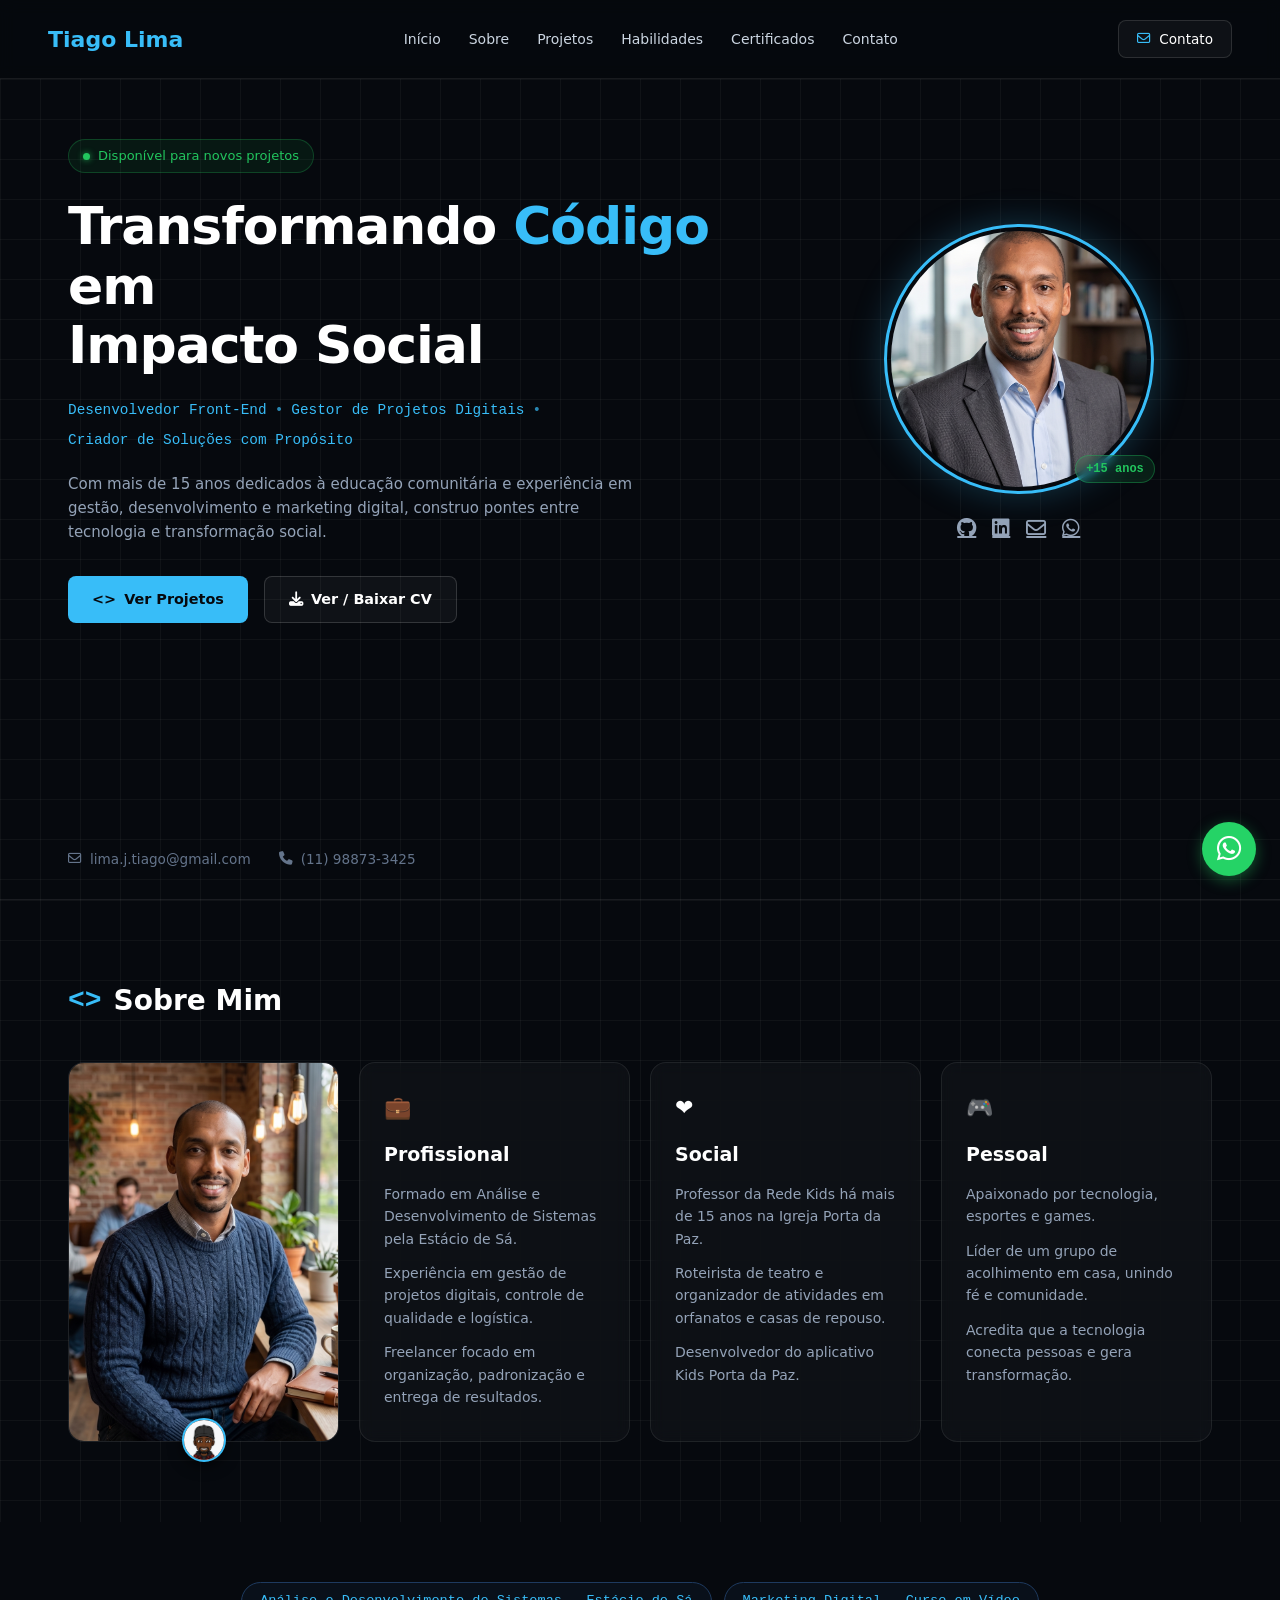
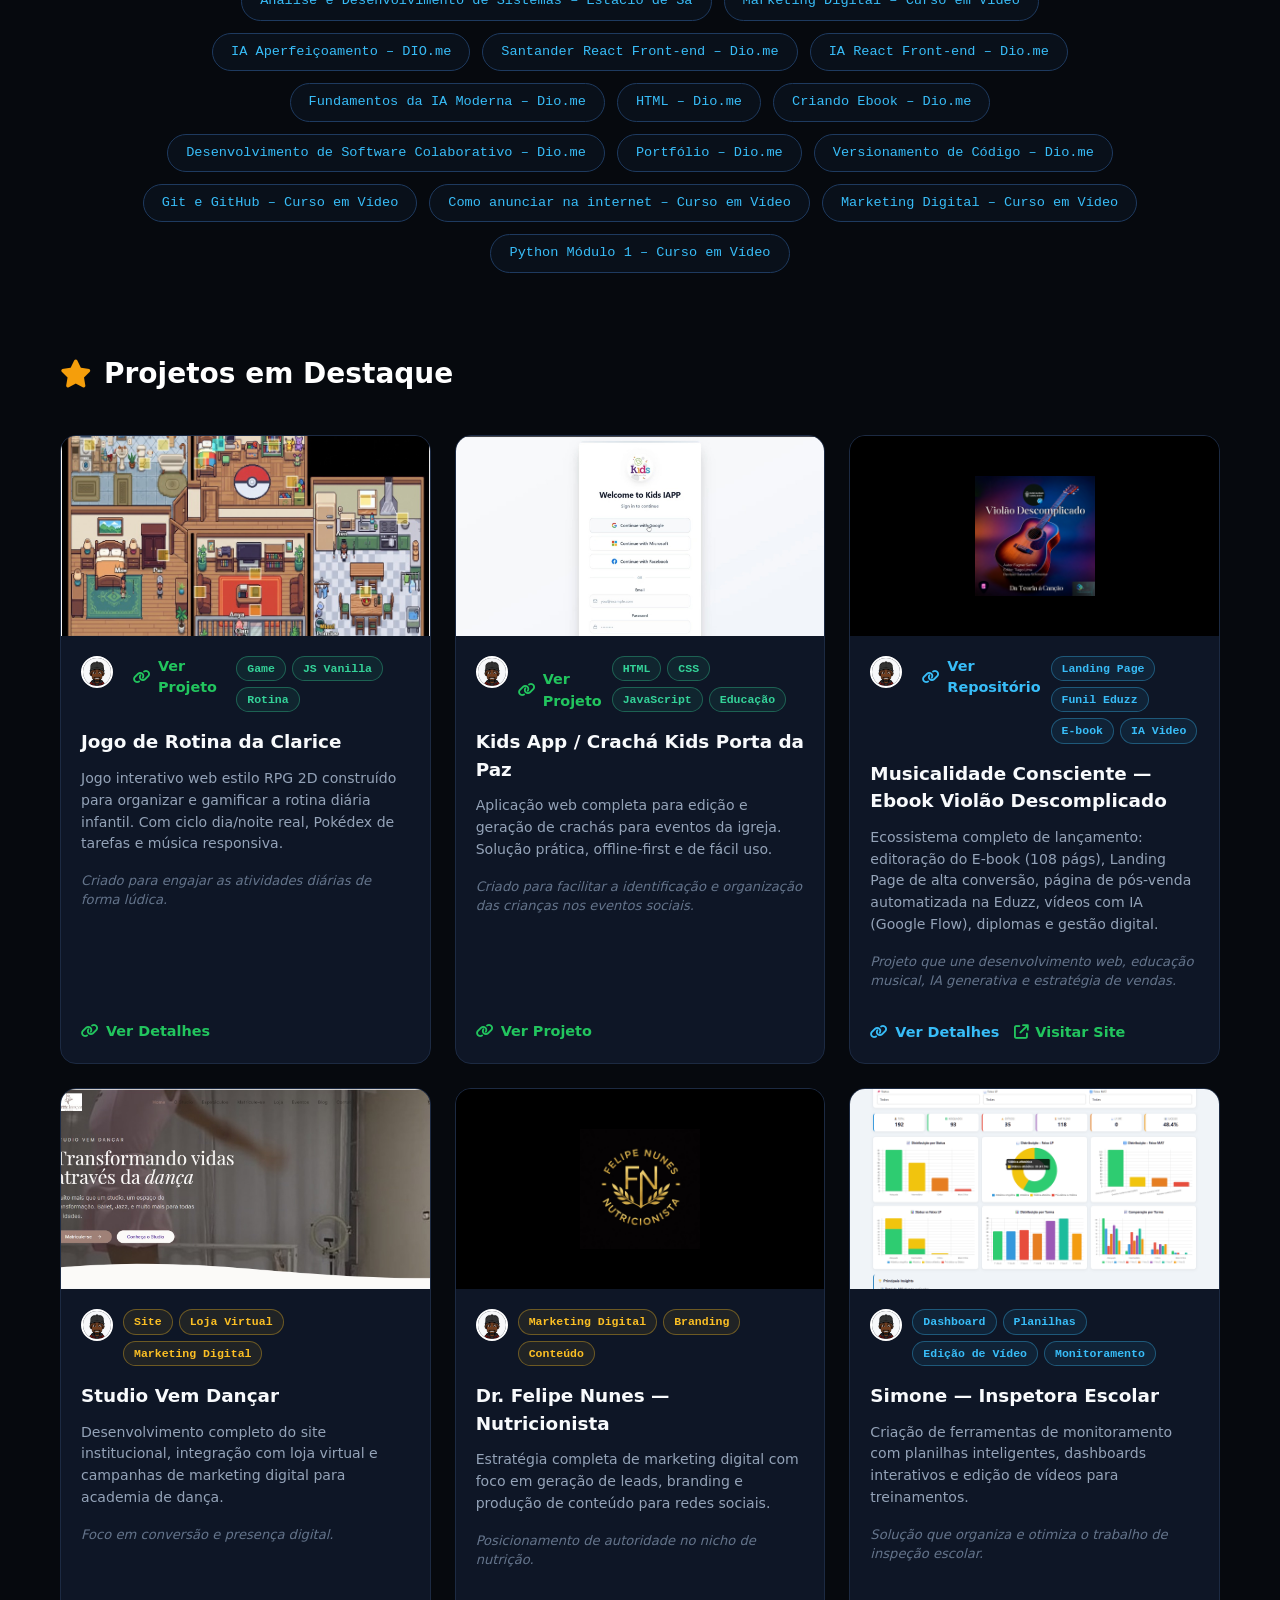
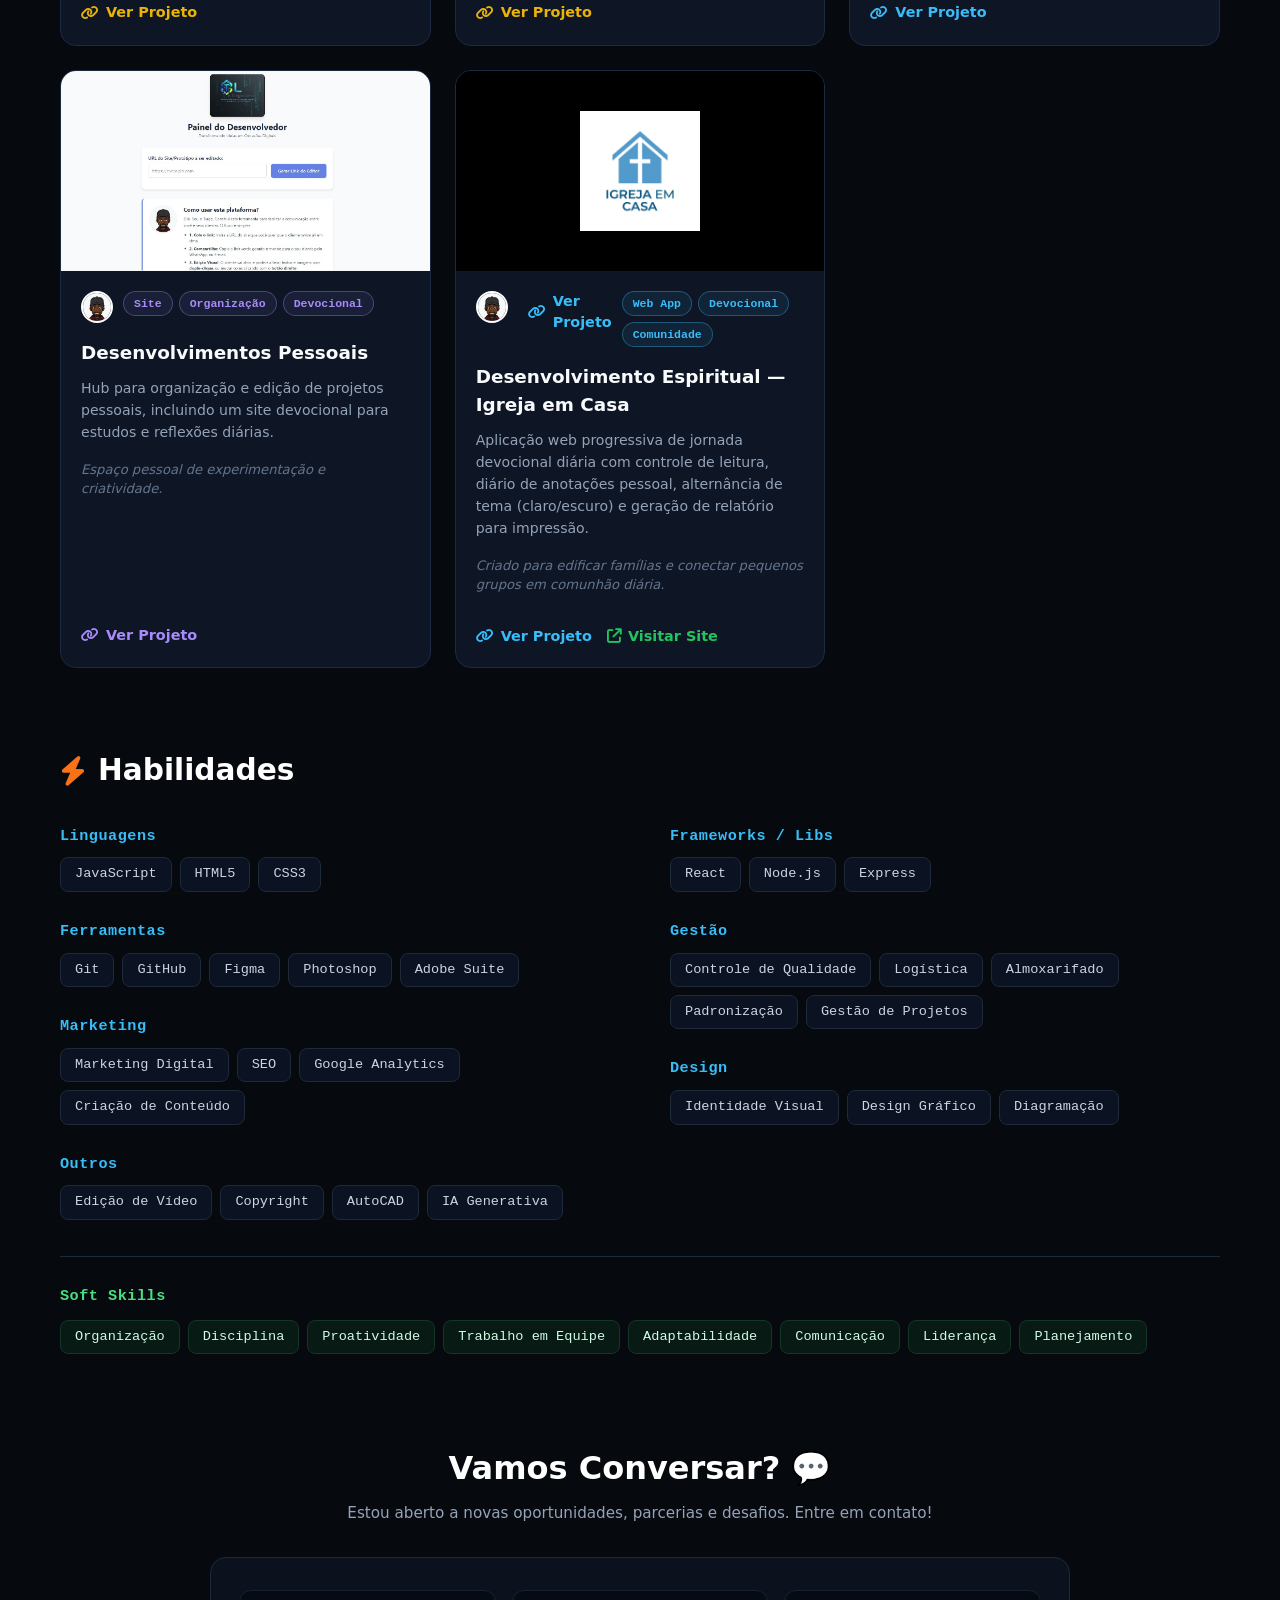
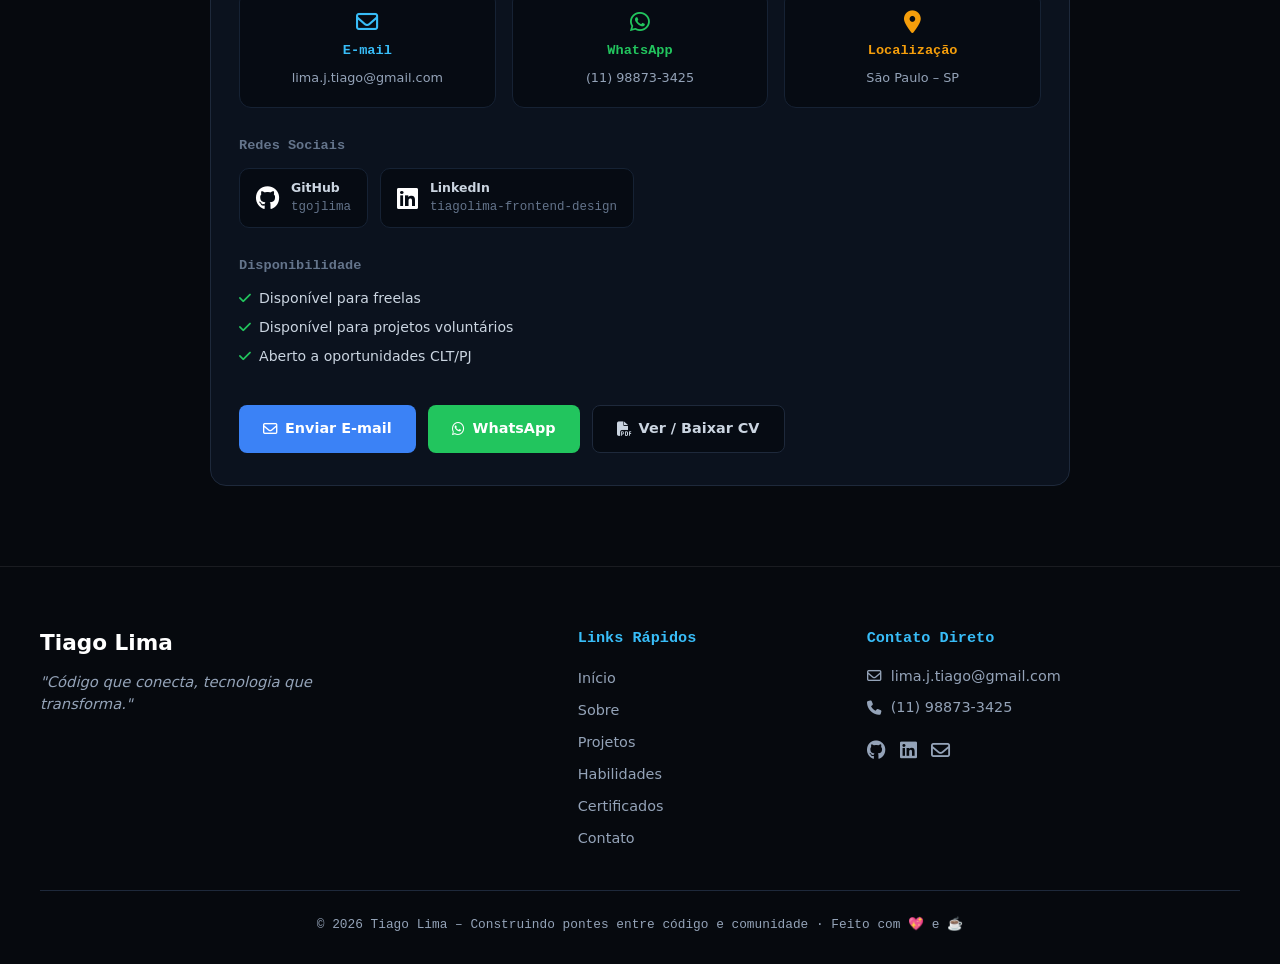
<file: index.html>
<!DOCTYPE html>
<html lang="pt-BR">
<head>
  <meta charset="UTF-8" />
  <meta name="viewport" content="width=device-width, initial-scale=1.0" />
  <meta name="description" content="Portfólio de Tiago Lima - Desenvolvedor Front-End, Gestor de Projetos Digitais e Designer" />
  
  <!-- Open Graph / Redes Sociais -->
  <meta property="og:type" content="website" />
  <meta property="og:title" content="Portfólio | Tiago Lima" />
  <meta property="og:description" content="Desenvolvedor Front-End, Gestor de Projetos Digitais e Designer." />
  <meta property="og:image" content="./assets/tiago_terno.jpg" />
  <meta name="twitter:card" content="summary_large_image" />

  <title>Portfólio | Tiago Lima</title>
  <link rel="icon" type="image/svg+xml" href="data:image/svg+xml,%3Csvg xmlns='http://www.w3.org/2000/svg' viewBox='0 0 100 100'%3E%3Ctext y='80' font-size='80'%3E👨‍💻%3C/text%3E%3C/svg%3E">

  <!-- Font Awesome Icons -->
  <link rel="stylesheet" href="https://cdnjs.cloudflare.com/ajax/libs/font-awesome/6.4.0/css/all.min.css" integrity="sha512-iecdLmaskl7CVkqkXNQ/ZH/XLlvWZOJyj7Yy7tcenmpD1ypASozpmT/E0iPtmFIB46ZmdtAc9eNBvH0H/ZpiBw==" crossorigin="anonymous" referrerpolicy="no-referrer" />

  <!-- Folha de Estilos Externa -->
  <link rel="stylesheet" href="style.css" />
</head>
<body>

  <!-- Barra de Navegação -->
  <header class="navbar">
    <a href="#inicio" class="navbar-logo">Tiago Lima</a>
    <nav class="nav-links" aria-label="Navegação Principal">
      <a href="#inicio">Início</a>
      <a href="#sobre">Sobre</a>
      <a href="#projetos">Projetos</a>
      <a href="#habilidades">Habilidades</a>
      <a href="certificados.html">Certificados</a>
      <a href="#contato">Contato</a>
    </nav>
    <a href="#contato" class="btn-contact">
      <i class="fa-regular fa-envelope" aria-hidden="true"></i>
      <span>Contato</span>
    </a>
  </header>

  <main>
  <!-- Hero Section -->
  <section class="hero-wrapper" id="inicio">
    <div class="hero-container">
      <div class="hero-content">
        
        <div class="hero-left">
          <div class="status-badge">
            <span class="status-dot"></span>
            <span>Disponível para novos projetos</span>
          </div>

          <h1 class="hero-title">
            Transformando <span class="text-blue">Código</span> em<br />
            Impacto Social
          </h1>

          <p class="hero-tags">
            <span>Desenvolvedor Front-End</span>
            <span class="dot" aria-hidden="true">•</span>
            <span>Gestor de Projetos Digitais</span>
            <span class="dot" aria-hidden="true">•</span>
            <span>Criador de Soluções com Propósito</span>
          </p>

          <p class="hero-description">
            Com mais de 15 anos dedicados à educação comunitária e experiência em gestão, desenvolvimento e marketing digital, construo pontes entre tecnologia e transformação social.
          </p>

          <div class="hero-buttons">
            <a href="#projetos" class="btn btn-primary">
              <span aria-hidden="true">&lt;&gt;</span>
              <span>Ver Projetos</span>
            </a>
            <a href="./assets/curriculo-tiago-2026.pdf" target="_blank" class="btn btn-secondary" aria-label="Visualizar ou Baixar Currículo em PDF">
              <i class="fa-solid fa-download" aria-hidden="true"></i>
              <span>Ver / Baixar CV</span>
            </a>
          </div>
        </div>

        <div class="hero-right">
          <div class="avatar-frame">
            <img src="./assets/tiago_terno.jpg" alt="Foto profissional de Tiago Lima" class="avatar-img" / loading="lazy">
            <span class="experience-badge">+15 anos</span>
          </div>

          <div class="social-icons">
            <a href="https://github.com/tgojlima" target="_blank" rel="noopener noreferrer" aria-label="GitHub de Tiago Lima">
              <i class="fa-brands fa-github" aria-hidden="true"></i>
            </a>
            <a href="https://linkedin.com/in/tiagolima-frontend-design" target="_blank" rel="noopener noreferrer" aria-label="LinkedIn de Tiago Lima">
              <i class="fa-brands fa-linkedin" aria-hidden="true"></i>
            </a>
            <a href="mailto:lima.j.tiago@gmail.com" aria-label="Enviar e-mail para Tiago Lima">
              <i class="fa-regular fa-envelope" aria-hidden="true"></i>
            </a>
            <a href="https://wa.me/5511988733425" target="_blank" rel="noopener noreferrer" aria-label="WhatsApp de Tiago Lima">
              <i class="fa-brands fa-whatsapp" aria-hidden="true"></i>
            </a>
          </div>
        </div>

      </div>

      <div class="hero-footer-contacts">
        <div class="contact-item">
          <i class="fa-regular fa-envelope" aria-hidden="true"></i>
          <span>lima.j.tiago@gmail.com</span>
        </div>
        <div class="contact-item">
          <i class="fa-solid fa-phone" aria-hidden="true"></i>
          <span>(11) 98873-3425</span>
        </div>
      </div>
    </div>
  </section>

  <!-- Seção Sobre -->
  <section class="about-section" id="sobre">
    <div class="about-container">
      <h2 class="section-title">
        <span class="code-symbol" aria-hidden="true">&lt;&gt;</span> Sobre Mim
      </h2>

      <div class="about-grid">
        <div class="photo-card-container">
          <div class="photo-card">
            <img src="./assets/tiago_sueter.jpg" alt="Tiago Lima posando com suéter" class="photo-img" / loading="lazy">
          </div>
          <div class="avatar-badge">
            <img src="./assets/tgoavatar.jpeg" alt="Ícone de avatar" / loading="lazy">
          </div>
        </div>

        <article class="info-card">
          <div class="card-icon" aria-hidden="true">💼</div>
          <h3 class="card-title">Profissional</h3>
          <p class="card-text">Formado em Análise e Desenvolvimento de Sistemas pela Estácio de Sá.</p>
          <p class="card-text">Experiência em gestão de projetos digitais, controle de qualidade e logística.</p>
          <p class="card-text">Freelancer focado em organização, padronização e entrega de resultados.</p>
        </article>

        <article class="info-card">
          <div class="card-icon" aria-hidden="true">❤️</div>
          <h3 class="card-title">Social</h3>
          <p class="card-text">Professor da Rede Kids há mais de 15 anos na Igreja Porta da Paz.</p>
          <p class="card-text">Roteirista de teatro e organizador de atividades em orfanatos e casas de repouso.</p>
          <p class="card-text">Desenvolvedor do aplicativo Kids Porta da Paz.</p>
        </article>

        <article class="info-card">
          <div class="card-icon" aria-hidden="true">🎮</div>
          <h3 class="card-title">Pessoal</h3>
          <p class="card-text">Apaixonado por tecnologia, esportes e games.</p>
          <p class="card-text">Líder de um grupo de acolhimento em casa, unindo fé e comunidade.</p>
          <p class="card-text">Acredita que a tecnologia conecta pessoas e gera transformação.</p>
        </article>
      </div>
    </div>
  </section>

  <!-- Seção Tags de Cursos Realizados -->
  <section class="tags-section" aria-label="Cursos e Certificações">
    <div class="tags-container">
      <a href="certificados.html" class="tag">Análise e Desenvolvimento de Sistemas – Estácio de Sá</a>
      <a href="certificados.html" class="tag">Marketing Digital – Curso em Vídeo</a>
      <a href="certificados.html" class="tag">IA Aperfeiçoamento – DIO.me</a>
      <a href="certificados.html" class="tag">Santander React Front-end – Dio.me</a>
      <a href="certificados.html" class="tag">IA React Front-end – Dio.me</a>
      <a href="certificados.html" class="tag">Fundamentos da IA Moderna – Dio.me</a>
      <a href="certificados.html" class="tag">HTML – Dio.me</a>
      <a href="certificados.html" class="tag">Criando Ebook – Dio.me</a>
      <a href="certificados.html" class="tag">Desenvolvimento de Software Colaborativo – Dio.me</a>
      <a href="certificados.html" class="tag">Portfólio – Dio.me</a>
      <a href="certificados.html" class="tag">Versionamento de Código – Dio.me</a>
      <a href="certificados.html" class="tag">Git e GitHub – Curso em Vídeo</a>
      <a href="certificados.html" class="tag">Como anunciar na internet – Curso em Vídeo</a>
      <a href="certificados.html" class="tag">Marketing Digital – Curso em Vídeo</a>
      <a href="certificados.html" class="tag">Python Módulo 1 – Curso em Vídeo</a>
    </div>
  </section>

  <!-- Seção Projetos em Destaque -->
  <section class="projects-section" id="projetos">
    <h2 class="section-title">
      <i class="fa-solid fa-star" aria-hidden="true"></i> Projetos em Destaque
    </h2>

    <div class="projects-grid">
      <!-- Card Clari Game -->
      <article class="project-card">
        <div class="card-cover">
          <img src="./assets/capa_rotina_clari.jpeg" alt="Jogo de Rotina da Clarice" / loading="lazy">
        </div>
        <div class="card-body">
          <div class="author-and-tags">
            <div class="author-avatar">
              <img src="./assets/tgoavatar.jpeg" alt="Avatar autor" / loading="lazy">
            </div>
            <div class="card-footer" style="margin-top:0; border:none; padding:0; flex-grow:1; margin-left:10px;">
              <a href="https://github.com/tgojlima/Clari_game_rotina" target="_blank" rel="noopener noreferrer" class="project-link link-green">
              <i class="fa-solid fa-link" aria-hidden="true"></i> Ver Projeto
              </a>
            </div>
            <div class="tags-list">
              <span class="tag-badge tag-green">Game</span>
              <span class="tag-badge tag-green">JS Vanilla</span>
              <span class="tag-badge tag-green">Rotina</span>
            </div>
          </div>
          <h3 class="card-title">Jogo de Rotina da Clarice</h3>
          <p class="card-description">
            Jogo interativo web estilo RPG 2D construído para organizar e gamificar a rotina diária infantil. Com ciclo dia/noite real, Pokédex de tarefas e música responsiva.
          </p>
          <p class="card-italic-note">
            Criado para engajar as atividades diárias de forma lúdica.
          </p>
          <div class="card-footer">
            <a href="projetos.html#clari-game" class="project-link link-green">
              <i class="fa-solid fa-link" aria-hidden="true"></i> Ver Detalhes
            </a>
          </div>
        </div>
      </article>

      <!-- Card 1 -->
      <article class="project-card">
        <div class="card-cover">
          <img src="./assets/kids_portadapaz.jpeg" alt="Screenshot do aplicativo Kids Porta da Paz" / loading="lazy">
        </div>
        <div class="card-body">
          <div class="author-and-tags">
            <div class="author-avatar">
              <img src="./assets/tgoavatar.jpeg" alt="Avatar autor" / loading="lazy">
            </div>
            <div class="card-footer">
              <a href="https://github.com/tgojlima/cracha-kids-portadapaz" target="_blank" rel="noopener noreferrer" class="project-link link-green">
              <i class="fa-solid fa-link" aria-hidden="true"></i> Ver Projeto
              </a>
</div>
            <div class="tags-list">
              <span class="tag-badge tag-green">HTML</span>
              <span class="tag-badge tag-green">CSS</span>
              <span class="tag-badge tag-green">JavaScript</span>
              <span class="tag-badge tag-green">Educação</span>
            </div>
          </div>
          <h3 class="card-title">Kids App / Crachá Kids Porta da Paz</h3>
          <p class="card-description">
            Aplicação web completa para edição e geração de crachás para eventos da igreja. Solução prática, offline-first e de fácil uso.
          </p>
          <p class="card-italic-note">
            Criado para facilitar a identificação e organização das crianças nos eventos sociais.
          </p>
          <div class="card-footer">
            <a href="projetos.html#kids-app" class="project-link link-green">
              <i class="fa-solid fa-link" aria-hidden="true"></i> Ver Projeto
            </a>
          </div>
        </div>
      </article>

      <!-- Card 2 -->
      <article class="project-card">
        <div class="card-cover cover-centered">
          <img src="./assets/capa-oficial-ebook-violao.png" onerror="this.onerror=null; this.src='./assets/logo_musicalidade.jpg';" alt="Capa Oficial Ebook Violão Descomplicado - Musicalidade Consciente" loading="lazy">
        </div>
        <div class="card-body">
          <div class="author-and-tags">
            <div class="author-avatar">
              <img src="./assets/tgoavatar.jpeg" alt="Avatar autor" loading="lazy">
            </div>
            <div class="card-footer" style="margin-top:0; border:none; padding:0; flex-grow:1; margin-left:10px;">
              <a href="https://github.com/tgojlima/projeto-musicalidade-consciente" target="_blank" rel="noopener noreferrer" class="project-link link-blue">
                <i class="fa-solid fa-link" aria-hidden="true"></i> Ver Repositório
              </a>
            </div>
            <div class="tags-list">
              <span class="tag-badge tag-blue">Landing Page</span>
              <span class="tag-badge tag-blue">Funil Eduzz</span>
              <span class="tag-badge tag-blue">E-book</span>
              <span class="tag-badge tag-blue">IA Video</span>
            </div>
          </div>
          <h3 class="card-title">Musicalidade Consciente — Ebook Violão Descomplicado</h3>
          <p class="card-description">
            Ecossistema completo de lançamento: editoração do E-book (108 págs), Landing Page de alta conversão, página de pós-venda automatizada na Eduzz, vídeos com IA (Google Flow), diplomas e gestão digital.
          </p>
          <p class="card-italic-note">
            Projeto que une desenvolvimento web, educação musical, IA generativa e estratégia de vendas.
          </p>
          <div class="card-footer" style="display: flex; gap: 15px; flex-wrap: wrap;">
            <a href="projetos.html#musicalidade" class="project-link link-blue">
              <i class="fa-solid fa-link" aria-hidden="true"></i> Ver Detalhes
            </a>
            <a href="https://ebookviolaodescomplicado.netlify.app" target="_blank" rel="noopener noreferrer" class="project-link link-green">
              <i class="fa-solid fa-arrow-up-right-from-square" aria-hidden="true"></i> Visitar Site
            </a>
          </div>
        </div>
      </article>

      <!-- Card 3 -->
      <article class="project-card">
        <div class="card-cover">
          <img src="./assets/studio_vemdancar.jpeg" alt="Visual do site Studio Vem Dançar" / loading="lazy">
        </div>
        <div class="card-body">
          <div class="author-and-tags">
            <div class="author-avatar">
              <img src="./assets/tgoavatar.jpeg" alt="Avatar autor" / loading="lazy">
            </div>
            <div class="tags-list">
              <span class="tag-badge tag-yellow">Site</span>
              <span class="tag-badge tag-yellow">Loja Virtual</span>
              <span class="tag-badge tag-yellow">Marketing Digital</span>
            </div>
          </div>
          <h3 class="card-title">Studio Vem Dançar</h3>
          <p class="card-description">
            Desenvolvimento completo do site institucional, integração com loja virtual e campanhas de marketing digital para academia de dança.
          </p>
          <p class="card-italic-note">
            Foco em conversão e presença digital.
          </p>
          <div class="card-footer">
            <a href="projetos.html#vem-dancar" class="project-link link-yellow">
              <i class="fa-solid fa-link" aria-hidden="true"></i> Ver Projeto
            </a>
          </div>
        </div>
      </article>

      <!-- Card 4 -->
      <article class="project-card">
        <div class="card-cover cover-centered">
          <img src="./assets/logo-dr.-felipe-nunes.jpeg" alt="Logotipo Dr. Felipe Nunes" / loading="lazy">
        </div>
        <div class="card-body">
          <div class="author-and-tags">
            <div class="author-avatar">
              <img src="./assets/tgoavatar.jpeg" alt="Avatar autor" / loading="lazy">
            </div>
            <div class="tags-list">
              <span class="tag-badge tag-yellow">Marketing Digital</span>
              <span class="tag-badge tag-yellow">Branding</span>
              <span class="tag-badge tag-yellow">Conteúdo</span>
            </div>
          </div>
          <h3 class="card-title">Dr. Felipe Nunes — Nutricionista</h3>
          <p class="card-description">
            Estratégia completa de marketing digital com foco em geração de leads, branding e produção de conteúdo para redes sociais.
          </p>
          <p class="card-italic-note">
            Posicionamento de autoridade no nicho de nutrição.
          </p>
          <div class="card-footer">
            <a href="projetos.html#felipe-nunes" class="project-link link-yellow">
              <i class="fa-solid fa-link" aria-hidden="true"></i> Ver Projeto
            </a>
          </div>
        </div>
      </article>

      <!-- Card 5 -->
      <article class="project-card">
        <div class="card-cover">
          <img src="./assets/simone-dashboard.png" alt="Interface do Dashboard Simone Inspetora" / loading="lazy">
        </div>
        <div class="card-body">
          <div class="author-and-tags">
            <div class="author-avatar">
              <img src="./assets/tgoavatar.jpeg" alt="Avatar autor" / loading="lazy">
            </div>
            <div class="tags-list">
              <span class="tag-badge tag-blue">Dashboard</span>
              <span class="tag-badge tag-blue">Planilhas</span>
              <span class="tag-badge tag-blue">Edição de Vídeo</span>
              <span class="tag-badge tag-blue">Monitoramento</span>
            </div>
          </div>
          <h3 class="card-title">Simone — Inspetora Escolar</h3>
          <p class="card-description">
            Criação de ferramentas de monitoramento com planilhas inteligentes, dashboards interativos e edição de vídeos para treinamentos.
          </p>
          <p class="card-italic-note">
            Solução que organiza e otimiza o trabalho de inspeção escolar.
          </p>
          <div class="card-footer">
            <a href="projetos.html#simone-inspetora" class="project-link link-blue">
              <i class="fa-solid fa-link" aria-hidden="true"></i> Ver Projeto
            </a>
          </div>
        </div>
      </article>

      <!-- Card 6 -->
      <article class="project-card">
        <div class="card-cover">
          <img src="./assets/site_editor.jpeg" alt="Ambiente de edição de site devocional" / loading="lazy">
        </div>
        <div class="card-body">
          <div class="author-and-tags">
            <div class="author-avatar">
              <img src="./assets/tgoavatar.jpeg" alt="Avatar autor" / loading="lazy">
            </div>
            <div class="tags-list">
              <span class="tag-badge tag-purple">Site</span>
              <span class="tag-badge tag-purple">Organização</span>
              <span class="tag-badge tag-purple">Devocional</span>
            </div>
          </div>
          <h3 class="card-title">Desenvolvimentos Pessoais</h3>
          <p class="card-description">
            Hub para organização e edição de projetos pessoais, incluindo um site devocional para estudos e reflexões diárias.
          </p>
          <p class="card-italic-note">
            Espaço pessoal de experimentação e criatividade.
          </p>
          <div class="card-footer">
            <a href="projetos.html#desenvolvimentos-pessoais" class="project-link link-purple">
              <i class="fa-solid fa-link" aria-hidden="true"></i> Ver Projeto
            </a>
          </div>
        </div>
      </article>

      <!-- Card 7 -->
      <article class="project-card">
        <div class="card-cover cover-centered">
          <img src="./assets/logo_igreja_em_casa.jpg" alt="Logotipo Igreja em Casa" loading="lazy">
        </div>
        <div class="card-body">
          <div class="author-and-tags">
            <div class="author-avatar">
              <img src="./assets/tgoavatar.jpeg" alt="Avatar autor" loading="lazy">
            </div>
            <div class="card-footer" style="margin-top:0; border:none; padding:0; flex-grow:1; margin-left:10px;">
              <a href="https://github.com/tgojlima/igreja-em-casa-app" target="_blank" rel="noopener noreferrer" class="project-link link-blue">
                <i class="fa-solid fa-link" aria-hidden="true"></i> Ver Projeto
              </a>
            </div>
            <div class="tags-list">
              <span class="tag-badge tag-blue">Web App</span>
              <span class="tag-badge tag-blue">Devocional</span>
              <span class="tag-badge tag-blue">Comunidade</span>
            </div>
          </div>
          <h3 class="card-title">Desenvolvimento Espiritual — Igreja em Casa</h3>
          <p class="card-description">
            Aplicação web progressiva de jornada devocional diária com controle de leitura, diário de anotações pessoal, alternância de tema (claro/escuro) e geração de relatório para impressão.
          </p>
          <p class="card-italic-note">
            Criado para edificar famílias e conectar pequenos grupos em comunhão diária.
          </p>
          <div class="card-footer" style="display: flex; gap: 15px; flex-wrap: wrap;">
            <a href="projetos.html#desenvolvimento-espiritual" class="project-link link-blue">
              <i class="fa-solid fa-link" aria-hidden="true"></i> Ver Projeto
            </a>
            <a href="https://igrejaemcasa-devocional.netlify.app" target="_blank" rel="noopener noreferrer" class="project-link link-green">
              <i class="fa-solid fa-arrow-up-right-from-square" aria-hidden="true"></i> Visitar Site
            </a>
          </div>
        </div>
      </article>
    </div>
  </section>

  <!-- Seção Habilidades -->
  <section class="skills-section" id="habilidades">
    <h2 class="skills-title">
      <i class="fa-solid fa-bolt icon-bolt" aria-hidden="true"></i> Habilidades
    </h2>

    <div class="skills-grid">
      <div class="skills-column">
        <div class="skill-group">
          <h3 class="category-label label-blue">Linguagens</h3>
          <div class="skill-tags">
            <span class="skill-tag">JavaScript</span>
            <span class="skill-tag">HTML5</span>
            <span class="skill-tag">CSS3</span>
          </div>
        </div>

        <div class="skill-group">
          <h3 class="category-label label-blue">Ferramentas</h3>
          <div class="skill-tags">
            <span class="skill-tag">Git</span>
            <span class="skill-tag">GitHub</span>
            <span class="skill-tag">Figma</span>
            <span class="skill-tag">Photoshop</span>
            <span class="skill-tag">Adobe Suite</span>
          </div>
        </div>

        <div class="skill-group">
          <h3 class="category-label label-blue">Marketing</h3>
          <div class="skill-tags">
            <span class="skill-tag">Marketing Digital</span>
            <span class="skill-tag">SEO</span>
            <span class="skill-tag">Google Analytics</span>
            <span class="skill-tag">Criação de Conteúdo</span>
          </div>
        </div>

        <div class="skill-group">
          <h3 class="category-label label-blue">Outros</h3>
          <div class="skill-tags">
            <span class="skill-tag">Edição de Vídeo</span>
            <span class="skill-tag">Copyright</span>
            <span class="skill-tag">AutoCAD</span>
            <span class="skill-tag">IA Generativa</span>
          </div>
        </div>
      </div>

      <div class="skills-column">
        <div class="skill-group">
          <h3 class="category-label label-blue">Frameworks / Libs</h3>
          <div class="skill-tags">
            <span class="skill-tag">React</span>
            <span class="skill-tag">Node.js</span>
            <span class="skill-tag">Express</span>
          </div>
        </div>

        <div class="skill-group">
          <h3 class="category-label label-blue">Gestão</h3>
          <div class="skill-tags">
            <span class="skill-tag">Controle de Qualidade</span>
            <span class="skill-tag">Logística</span>
            <span class="skill-tag">Almoxarifado</span>
            <span class="skill-tag">Padronização</span>
            <span class="skill-tag">Gestão de Projetos</span>
          </div>
        </div>

        <div class="skill-group">
          <h3 class="category-label label-blue">Design</h3>
          <div class="skill-tags">
            <span class="skill-tag">Identidade Visual</span>
            <span class="skill-tag">Design Gráfico</span>
            <span class="skill-tag">Diagramação</span>
          </div>
        </div>
      </div>
    </div>

    <hr class="skills-divider" />

    <div class="soft-skills-group">
      <h3 class="category-label label-green">Soft Skills</h3>
      <div class="skill-tags">
        <span class="skill-tag tag-soft">Organização</span>
        <span class="skill-tag tag-soft">Disciplina</span>
        <span class="skill-tag tag-soft">Proatividade</span>
        <span class="skill-tag tag-soft">Trabalho em Equipe</span>
        <span class="skill-tag tag-soft">Adaptabilidade</span>
        <span class="skill-tag tag-soft">Comunicação</span>
        <span class="skill-tag tag-soft">Liderança</span>
        <span class="skill-tag tag-soft">Planejamento</span>
      </div>
    </div>
  </section>

  <!-- Seção Contato -->
  <section class="contact-section" id="contato">
    <div class="contact-header">
      <h2 class="contact-title">Vamos Conversar? 💬</h2>
      <p class="contact-subtitle">
        Estou aberto a novas oportunidades, parcerias e desafios. Entre em contato!
      </p>
    </div>

    <div class="contact-box">
      <div class="direct-contacts-grid">
        <a href="mailto:lima.j.tiago@gmail.com" class="direct-card">
          <i class="fa-regular fa-envelope icon-email" aria-hidden="true"></i>
          <span class="direct-label label-email">E-mail</span>
          <span class="direct-value">lima.j.tiago@gmail.com</span>
        </a>

        <a href="https://wa.me/5511988733425" target="_blank" rel="noopener noreferrer" class="direct-card">
          <i class="fa-brands fa-whatsapp icon-whatsapp" aria-hidden="true"></i>
          <span class="direct-label label-whatsapp">WhatsApp</span>
          <span class="direct-value">(11) 98873-3425</span>
        </a>

        <div class="direct-card">
          <i class="fa-solid fa-location-dot icon-location" aria-hidden="true"></i>
          <span class="direct-label label-location">Localização</span>
          <span class="direct-value">São Paulo – SP</span>
        </div>
      </div>

      <div class="contact-subgroup">
        <h3 class="subgroup-title">Redes Sociais</h3>
        <div class="social-links-grid">
          <a href="https://github.com/tgojlima" target="_blank" rel="noopener noreferrer" class="social-card">
            <i class="fa-brands fa-github" aria-hidden="true"></i>
            <div>
              <span class="social-name">GitHub</span>
              <span class="social-handle">tgojlima</span>
            </div>
          </a>

          <a href="https://linkedin.com/in/tiagolima-frontend-design" target="_blank" rel="noopener noreferrer" class="social-card">
            <i class="fa-brands fa-linkedin" aria-hidden="true"></i>
            <div>
              <span class="social-name">LinkedIn</span>
              <span class="social-handle">tiagolima-frontend-design</span>
            </div>
          </a>
        </div>
      </div>

      <div class="contact-subgroup">
        <h3 class="subgroup-title">Disponibilidade</h3>
        <ul class="availability-list">
          <li><i class="fa-solid fa-check check-icon" aria-hidden="true"></i> Disponível para freelas</li>
          <li><i class="fa-solid fa-check check-icon" aria-hidden="true"></i> Disponível para projetos voluntários</li>
          <li><i class="fa-solid fa-check check-icon" aria-hidden="true"></i> Aberto a oportunidades CLT/PJ</li>
        </ul>
      </div>

      <div class="contact-actions">
        <a href="mailto:lima.j.tiago@gmail.com" class="btn btn-blue">
          <i class="fa-regular fa-envelope" aria-hidden="true"></i> Enviar E-mail
        </a>
        <a href="https://wa.me/5511988733425" target="_blank" rel="noopener noreferrer" class="btn btn-green">
          <i class="fa-brands fa-whatsapp" aria-hidden="true"></i> WhatsApp
        </a>
        <a href="./assets/curriculo-tiago-2026.pdf" target="_blank" class="btn btn-dark" aria-label="Visualizar ou Baixar Currículo em PDF">
          <i class="fa-solid fa-file-pdf" aria-hidden="true"></i> Ver / Baixar CV
        </a>
      </div>
    </div>
  </section>

  </main>

  <!-- Rodapé -->
  <footer class="site-footer">
    <div class="footer-container">
      <div class="footer-top">
        <div class="footer-col col-brand">
          <h3 class="footer-author">Tiago Lima</h3>
          <p class="footer-quote">"Código que conecta, tecnologia que transforma."</p>
        </div>

        <div class="footer-col col-links">
          <h4 class="footer-title">Links Rápidos</h4>
          <ul class="footer-list">
            <li><a href="#inicio">Início</a></li>
            <li><a href="#sobre">Sobre</a></li>
            <li><a href="#projetos">Projetos</a></li>
            <li><a href="#habilidades">Habilidades</a></li>
            <li><a href="certificados.html">Certificados</a></li>
            <li><a href="#contato">Contato</a></li>
          </ul>
        </div>

        <div class="footer-col col-contact">
          <h4 class="footer-title">Contato Direto</h4>
          <div class="footer-contact-item">
            <i class="fa-regular fa-envelope" aria-hidden="true"></i>
            <a href="mailto:lima.j.tiago@gmail.com">lima.j.tiago@gmail.com</a>
          </div>
          <div class="footer-contact-item">
            <i class="fa-solid fa-phone" aria-hidden="true"></i>
            <a href="tel:5511988733425">(11) 98873-3425</a>
          </div>
          <div class="footer-social-icons">
            <a href="https://github.com/tgojlima" target="_blank" rel="noopener noreferrer" aria-label="GitHub"><i class="fa-brands fa-github" aria-hidden="true"></i></a>
            <a href="https://linkedin.com/in/tiagolima-frontend-design" target="_blank" rel="noopener noreferrer" aria-label="LinkedIn"><i class="fa-brands fa-linkedin" aria-hidden="true"></i></a>
            <a href="mailto:lima.j.tiago@gmail.com" aria-label="E-mail"><i class="fa-regular fa-envelope" aria-hidden="true"></i></a>
          </div>
        </div>
      </div>

      <hr class="footer-divider" />

      <div class="footer-bottom">
        <p>© 2026 Tiago Lima – Construindo pontes entre código e comunidade · Feito com 💖 e ☕</p>
      </div>
    </div>
  </footer>

  <!-- Botão WhatsApp Flutuante -->
  <a href="https://wa.me/5511988733425" class="whatsapp-btn" target="_blank" rel="noopener noreferrer" aria-label="Fale comigo no WhatsApp">
    <i class="fa-brands fa-whatsapp" aria-hidden="true"></i>
  </a>

<!-- Vinculando o JavaScript -->
  <script src="script.js" defer></script>

</body>
</html>
</file>
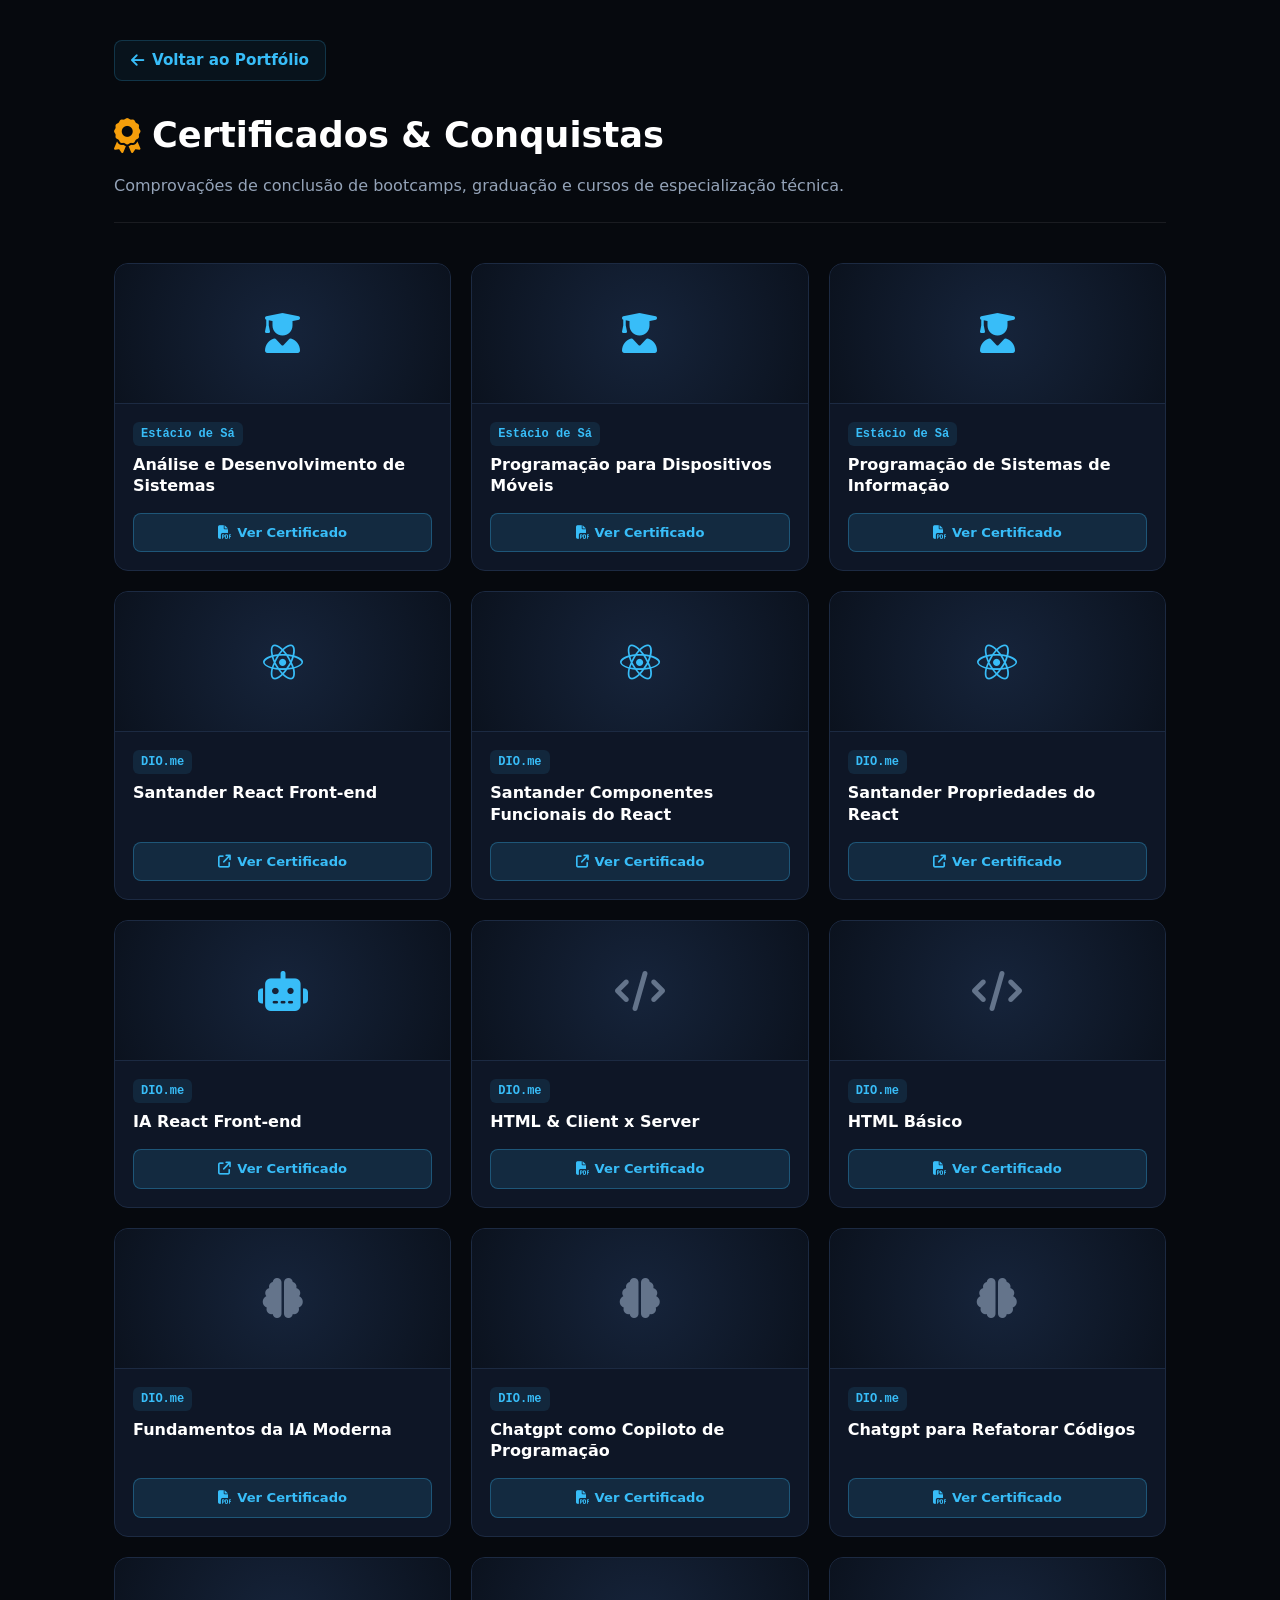
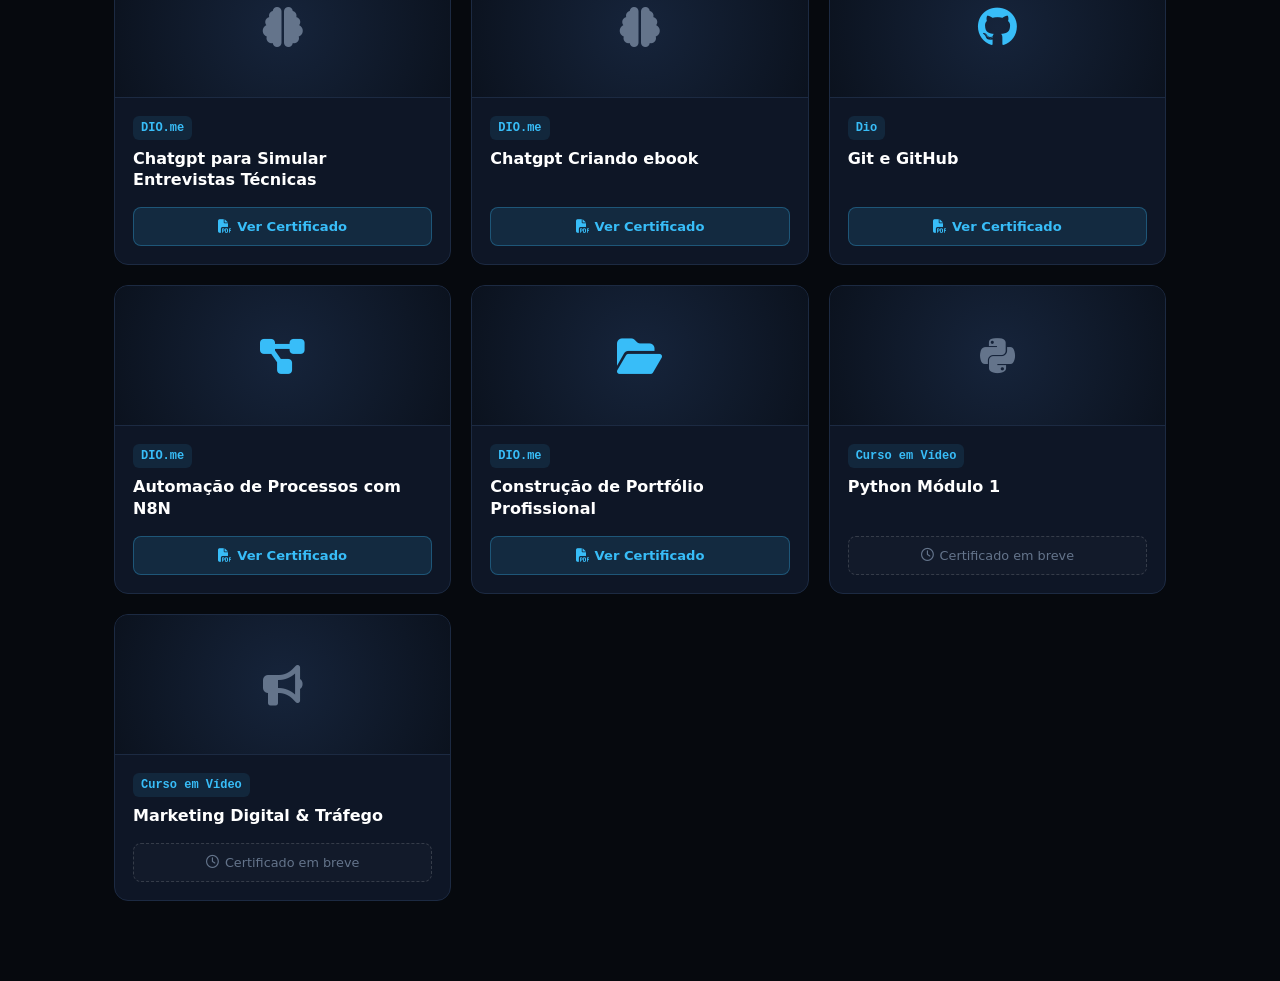
<file: certificados.html>
<!DOCTYPE html>
<html lang="pt-BR">
<head>
  <meta charset="UTF-8" />
  <meta name="viewport" content="width=device-width, initial-scale=1.0" />
  <title>Certificados & Conquistas | Tiago Lima</title>
  <!-- Open Graph / Redes Sociais -->
  <meta property="og:type" content="website" />
  <meta property="og:title" content="Certificados | Tiago Lima" />
  <meta property="og:description" content="Portfólio de Tiago Lima." />
  <meta property="og:image" content="./assets/tiago_terno.jpg" />
  <meta name="twitter:card" content="summary_large_image" />
  <link rel="icon" type="image/svg+xml" href="data:image/svg+xml,%3Csvg xmlns='http://www.w3.org/2000/svg' viewBox='0 0 100 100'%3E%3Ctext y='80' font-size='80'%3E👨‍💻%3C/text%3E%3C/svg%3E">

  
  <!-- Font Awesome -->
  <link rel="stylesheet" href="https://cdnjs.cloudflare.com/ajax/libs/font-awesome/6.4.0/css/all.min.css" />
  <!-- Estilos principais do portfólio -->
  <link rel="stylesheet" href="style.css" />

  <!-- Estilos movidos para style.css -->
</head>
<body>

  <main class="cert-page">
    <a href="index.html" class="btn-back">
      <i class="fa-solid fa-arrow-left"></i> Voltar ao Portfólio
    </a>

    <header class="cert-header">
      <h1><i class="fa-solid fa-award"></i> Certificados & Conquistas</h1>
      <p>Comprovações de conclusão de bootcamps, graduação e cursos de especialização técnica.</p>
    </header>

    <div class="cert-grid">

      <!-- CERTIFICADO 1: ADS -->
      <article class="cert-card">
        <div class="cert-preview">
          <i class="fa-solid fa-user-graduate"></i>
        </div>
        <div class="cert-body">
          <span class="cert-institution">Estácio de Sá</span>
          <h3 class="cert-title">Análise e Desenvolvimento de Sistemas</h3>
          <div class="cert-actions">
            <!-- Substitua pelo caminho do seu PDF ou imagem do diploma se tiver -->
            <a href="./assets/programacao-para-internet.pdf" target="_blank" class="btn-cert">
              <i class="fa-solid fa-file-pdf"></i> Ver Certificado
            </a>
          </div>
        </div>
      </article>

       <!-- CERTIFICADO 1: Programação para Dispositivos Móveis -->
      <article class="cert-card">
        <div class="cert-preview">
          <i class="fa-solid fa-user-graduate"></i>
        </div>
        <div class="cert-body">
          <span class="cert-institution">Estácio de Sá</span>
          <h3 class="cert-title">Programação para Dispositivos Móveis</h3>
          <div class="cert-actions">
            <!-- Substitua pelo caminho do seu PDF ou imagem do diploma se tiver -->
            <a href="./assets/programacao-para-dispositivos-moveis.pdf" target="_blank" class="btn-cert">
              <i class="fa-solid fa-file-pdf"></i> Ver Certificado
            </a>
          </div>
        </div>
      </article>

       <!-- CERTIFICADO 1: Programação de Sistemas de Informação -->
      <article class="cert-card">
        <div class="cert-preview">
          <i class="fa-solid fa-user-graduate"></i>
        </div>
        <div class="cert-body">
          <span class="cert-institution">Estácio de Sá</span>
          <h3 class="cert-title">Programação de Sistemas de Informação</h3>
          <div class="cert-actions">
            <!-- Substitua pelo caminho do seu PDF ou imagem do diploma se tiver -->
            <a href="./assets/programacao-de-sistema-de-informacao.pdf" target="_blank" class="btn-cert">
              <i class="fa-solid fa-file-pdf"></i> Ver Certificado
            </a>
          </div>
        </div>
      </article>



      <!-- CERTIFICADO 2: Santander React Front-end -->
      <article class="cert-card">
        <div class="cert-preview">
          <i class="fa-brands fa-react"></i>
        </div>
        <div class="cert-body">
          <span class="cert-institution">DIO.me</span>
          <h3 class="cert-title">Santander React Front-end</h3>
          <div class="cert-actions">
            <!-- Se você tiver o link da DIO ou o arquivo salvo -->
            <a href="./assets/conceitos-basicos-react.pdf" target="_blank" class="btn-cert">
              <i class="fa-solid fa-arrow-up-right-from-square"></i> Ver Certificado
            </a>
          </div>
        </div>
      </article>

      <!-- CERTIFICADO 2: Santander Componentes Funcionais do React-->
      <article class="cert-card">
        <div class="cert-preview">
          <i class="fa-brands fa-react"></i>
        </div>
        <div class="cert-body">
          <span class="cert-institution">DIO.me</span>
          <h3 class="cert-title">Santander  Componentes Funcionais do React</h3>
          <div class="cert-actions">
            <!-- Se você tiver o link da DIO ou o arquivo salvo -->
            <a href="./assets/componentes-funcionais-do-react.pdf" target="_blank" class="btn-cert">
              <i class="fa-solid fa-arrow-up-right-from-square"></i> Ver Certificado
            </a>
          </div>
        </div>
      </article>

      
      <!-- CERTIFICADO 2: Santander Propriedades do React-->
      <article class="cert-card">

        <div class="cert-preview">
          <i class="fa-brands fa-react"></i>
        </div>
        <div class="cert-body">
          <span class="cert-institution">DIO.me</span>
          <h3 class="cert-title">Santander Propriedades do React</h3>
          <div class="cert-actions">
            <!-- Se você tiver o link da DIO ou o arquivo salvo -->
            <a href="./assets/propriedades-em-react.pdf" target="_blank" class="btn-cert">
              <i class="fa-solid fa-arrow-up-right-from-square"></i> Ver Certificado
            </a>
          </div>
        </div>
      </article>


      <!-- CERTIFICADO 3: IA React Front-end -->
      <article class="cert-card">
        <div class="cert-preview">
          <i class="fa-solid fa-robot"></i>
        </div>
        <div class="cert-body">
          <span class="cert-institution">DIO.me</span>
          <h3 class="cert-title">IA React Front-end</h3>
          <div class="cert-actions">
            <a href="./assets/introducao-ao-desenvolvimento-front-end-com-ri-happy.pdf" target="_blank" class="btn-cert">
              <i class="fa-solid fa-arrow-up-right-from-square"></i> Ver Certificado
            </a>
          </div>
        </div>
      </article>

      <!-- CURSO Comunicação Client x Server (Exemplo: HTML DIO) -->
      <article class="cert-card">
        <div class="cert-preview" style="color: #64748b;">
          <i class="fa-solid fa-code"></i>
        </div>
        <div class="cert-body">
          <span class="cert-institution">DIO.me</span>
          <h3 class="cert-title">HTML & Client x Server</h3>
          <div class="cert-actions">
            <a href="./assets/entendendo-comunicacao-client-x-server.pdf" target="_blank" class="btn-cert">
              <i class="fa-solid fa-file-pdf"></i> Ver Certificado
            </a>
          </div>
        </div>
      </article>

      <!-- CURSO HTML -->
      <article class="cert-card">
        <div class="cert-preview" style="color: #64748b;">
          <i class="fa-solid fa-code"></i>
        </div>
        <div class="cert-body">
          <span class="cert-institution">DIO.me</span>
          <h3 class="cert-title">HTML Básico</h3>
          <div class="cert-actions">
            <a href="./assets/trabalhando-com-formularios-html.pdf" target="_blank" class="btn-cert">
              <i class="fa-solid fa-file-pdf"></i> Ver Certificado
            </a>
          </div>
        </div>
      </article>


       <!-- CURSO Fundamentos IA MODERNA) -->
      <article class="cert-card">
        <div class="cert-preview" style="color: #64748b;">
          <i class="fa-solid fa-brain"></i>
        </div>
        <div class="cert-body">
          <span class="cert-institution">DIO.me</span>
          <h3 class="cert-title">Fundamentos da IA Moderna</h3>
          <div class="cert-actions">
            <a href="./assets/fundamentos-da-ia-moderna-machine-learning-llms-ia-generativa-e-agentes.pdf" target="_blank" class="btn-cert">
              <i class="fa-solid fa-file-pdf"></i> Ver Certificado
            </a>
          </div>
        </div>
      </article>


      <!-- CURSO Chatgpt como Copiloto de Programação -->
      <article class="cert-card">
        <div class="cert-preview" style="color: #64748b;">
         <i class="fa-solid fa-brain"></i>
        </div>
        <div class="cert-body">
          <span class="cert-institution">DIO.me</span>
          <h3 class="cert-title">Chatgpt como Copiloto de Programação</h3>
          <div class="cert-actions">
            <a href="./assets/como-utilizar-o-chatgpt-como-copiloto-de-programacao.pdf" target="_blank" class="btn-cert">
              <i class="fa-solid fa-file-pdf"></i> Ver Certificado
            </a>
          </div>
        </div>
      </article>

      
      <!-- CURSO Chatgpt para Refatorar Códigos -->
      <article class="cert-card">
        <div class="cert-preview" style="color: #64748b;">
         <i class="fa-solid fa-brain"></i>
        </div>
        <div class="cert-body">
          <span class="cert-institution">DIO.me</span>
          <h3 class="cert-title">Chatgpt para Refatorar Códigos
          </h3>
          <div class="cert-actions">
            <a href="./assets/como-utilizar-o-chatgpt-para-refatorar-codigos.pdf" target="_blank" class="btn-cert">
              <i class="fa-solid fa-file-pdf"></i> Ver Certificado
            </a>
          </div>
        </div>
      </article>

      <!-- CURSO Chatgpt para Simular Entrevistas Técnicas -->
      <article class="cert-card">
        <div class="cert-preview" style="color: #64748b;">
         <i class="fa-solid fa-brain"></i>
        </div>
        <div class="cert-body">
          <span class="cert-institution">DIO.me</span>
          <h3 class="cert-title">Chatgpt para Simular Entrevistas Técnicas</h3>
          <div class="cert-actions">
            <a href="./assets/como-utilizar-o-chatgpt-para-simular-entrevistas-tecnicas.pdf" target="_blank" class="btn-cert">
              <i class="fa-solid fa-file-pdf"></i> Ver Certificado
            </a>
          </div>
        </div>
      </article>

      <!-- CURSO Chatgpt Criando ebook -->
      <article class="cert-card">
        <div class="cert-preview" style="color: #64748b;">
         <i class="fa-solid fa-brain"></i>
        </div>
        <div class="cert-body">
          <span class="cert-institution">DIO.me</span>
          <h3 class="cert-title">Chatgpt Criando ebook</h3>
          <div class="cert-actions">
            <a href="./assets/criando-ebook-com-chatgpt-midjourney.pdf" target="_blank" class="btn-cert">
              <i class="fa-solid fa-file-pdf"></i> Ver Certificado
            </a>
          </div>
        </div>
      </article>

       <!-- CERTIFICADO 4: Git e GitHub -->
      <article class="cert-card">
        <div class="cert-preview">
          <i class="fa-brands fa-github"></i>
        </div>
        <div class="cert-body">
          <span class="cert-institution">Dio</span>
          <h3 class="cert-title">Git e GitHub</h3>
          <div class="cert-actions">
            <a href="./assets/versionamento-de-codigo-com-git-e-github.pdf" target="_blank" class="btn-cert">
              <i class="fa-solid fa-file-pdf"></i> Ver Certificado
            </a>
          </div>
        </div>
      </article>

      <!-- CERTIFICADO: Automação N8N -->
<article class="cert-card">
  <div class="cert-preview">
    <i class="fa-solid fa-diagram-project"></i>
  </div>
  <div class="cert-body">
    <span class="cert-institution">DIO.me</span>
    <h3 class="cert-title">Automação de Processos com N8N</h3>
    <div class="cert-actions">
      <!-- Se tiver o certificado: -->
      <a href="./assets/automacao-com-n8n.pdf" target="_blank" rel="noopener noreferrer" class="btn-cert">
        <i class="fa-solid fa-file-pdf"></i> Ver Certificado
      </a>
    </div>
  </div>
</article>

<!-- CERTIFICADO: Portfólio -->
<article class="cert-card">
  <div class="cert-preview">
    <i class="fa-solid fa-folder-open"></i>
  </div>
  <div class="cert-body">
    <span class="cert-institution">DIO.me</span>
    <h3 class="cert-title">Construção de Portfólio Profissional</h3>
    <div class="cert-actions">
      <!-- Se tiver o certificado: -->
      <a href="./assets/desafios-de-projetos-crie-um-portifolio-vencedor.pdf" target="_blank" rel="noopener noreferrer" class="btn-cert">
        <i class="fa-solid fa-file-pdf"></i> Ver Certificado
      </a>
    </div>
  </div>
</article>

      <!-- CURSO SEM CERTIFICADO AINDA (Exemplo: Python) -->
      <article class="cert-card">
        <div class="cert-preview" style="color: #64748b;">
          <i class="fa-brands fa-python"></i>
        </div>
        <div class="cert-body">
          <span class="cert-institution">Curso em Vídeo</span>
          <h3 class="cert-title">Python Módulo 1</h3>
          <div class="cert-actions">
            <span class="btn-cert-disabled">
              <i class="fa-regular fa-clock"></i> Certificado em breve
            </span>
          </div>
        </div>
      </article>

      <!-- CURSO SEM CERTIFICADO AINDA (Exemplo: Marketing Digital) -->
      <article class="cert-card">
        <div class="cert-preview" style="color: #64748b;">
          <i class="fa-solid fa-bullhorn"></i>
        </div>
        <div class="cert-body">
          <span class="cert-institution">Curso em Vídeo</span>
          <h3 class="cert-title">Marketing Digital & Tráfego</h3>
          <div class="cert-actions">
            <span class="btn-cert-disabled">
              <i class="fa-regular fa-clock"></i> Certificado em breve
            </span>
          </div>
        </div>
      </article>


    </div>
  </main>

</body>
</html>
</file>
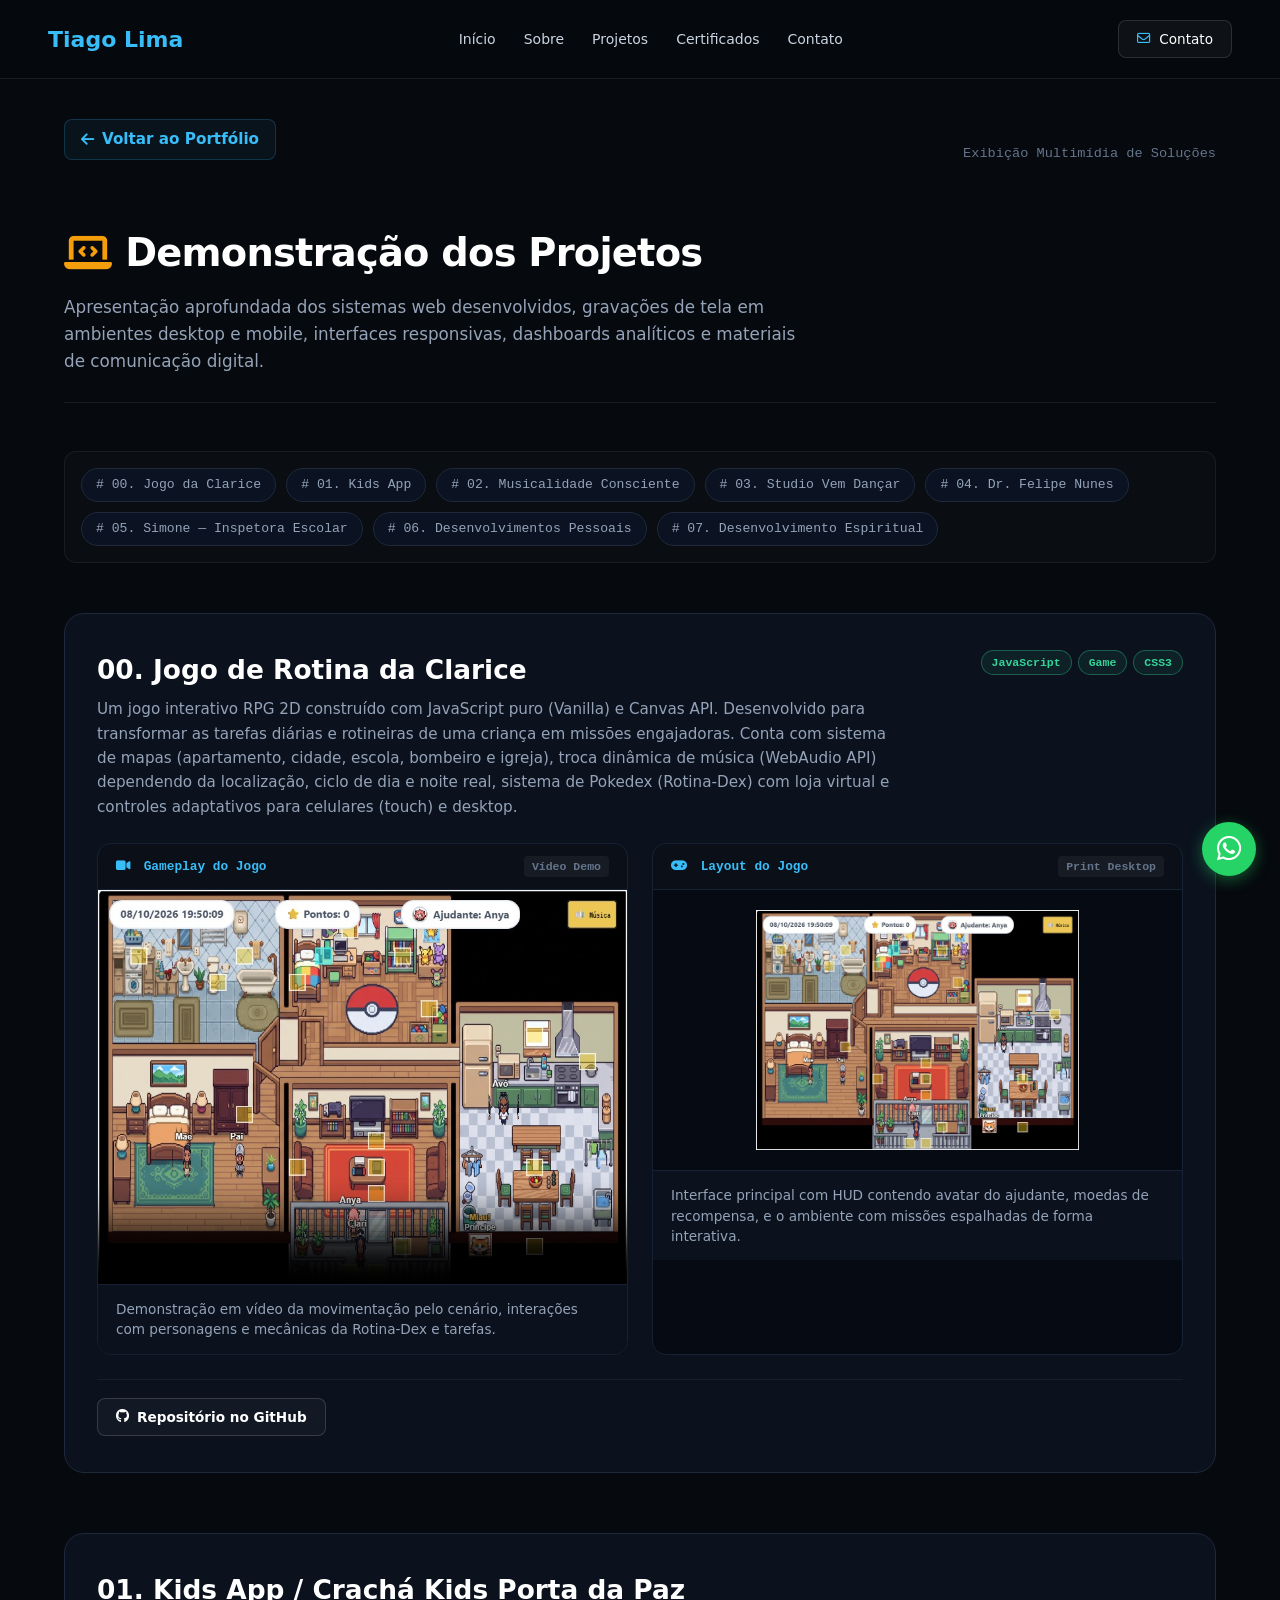
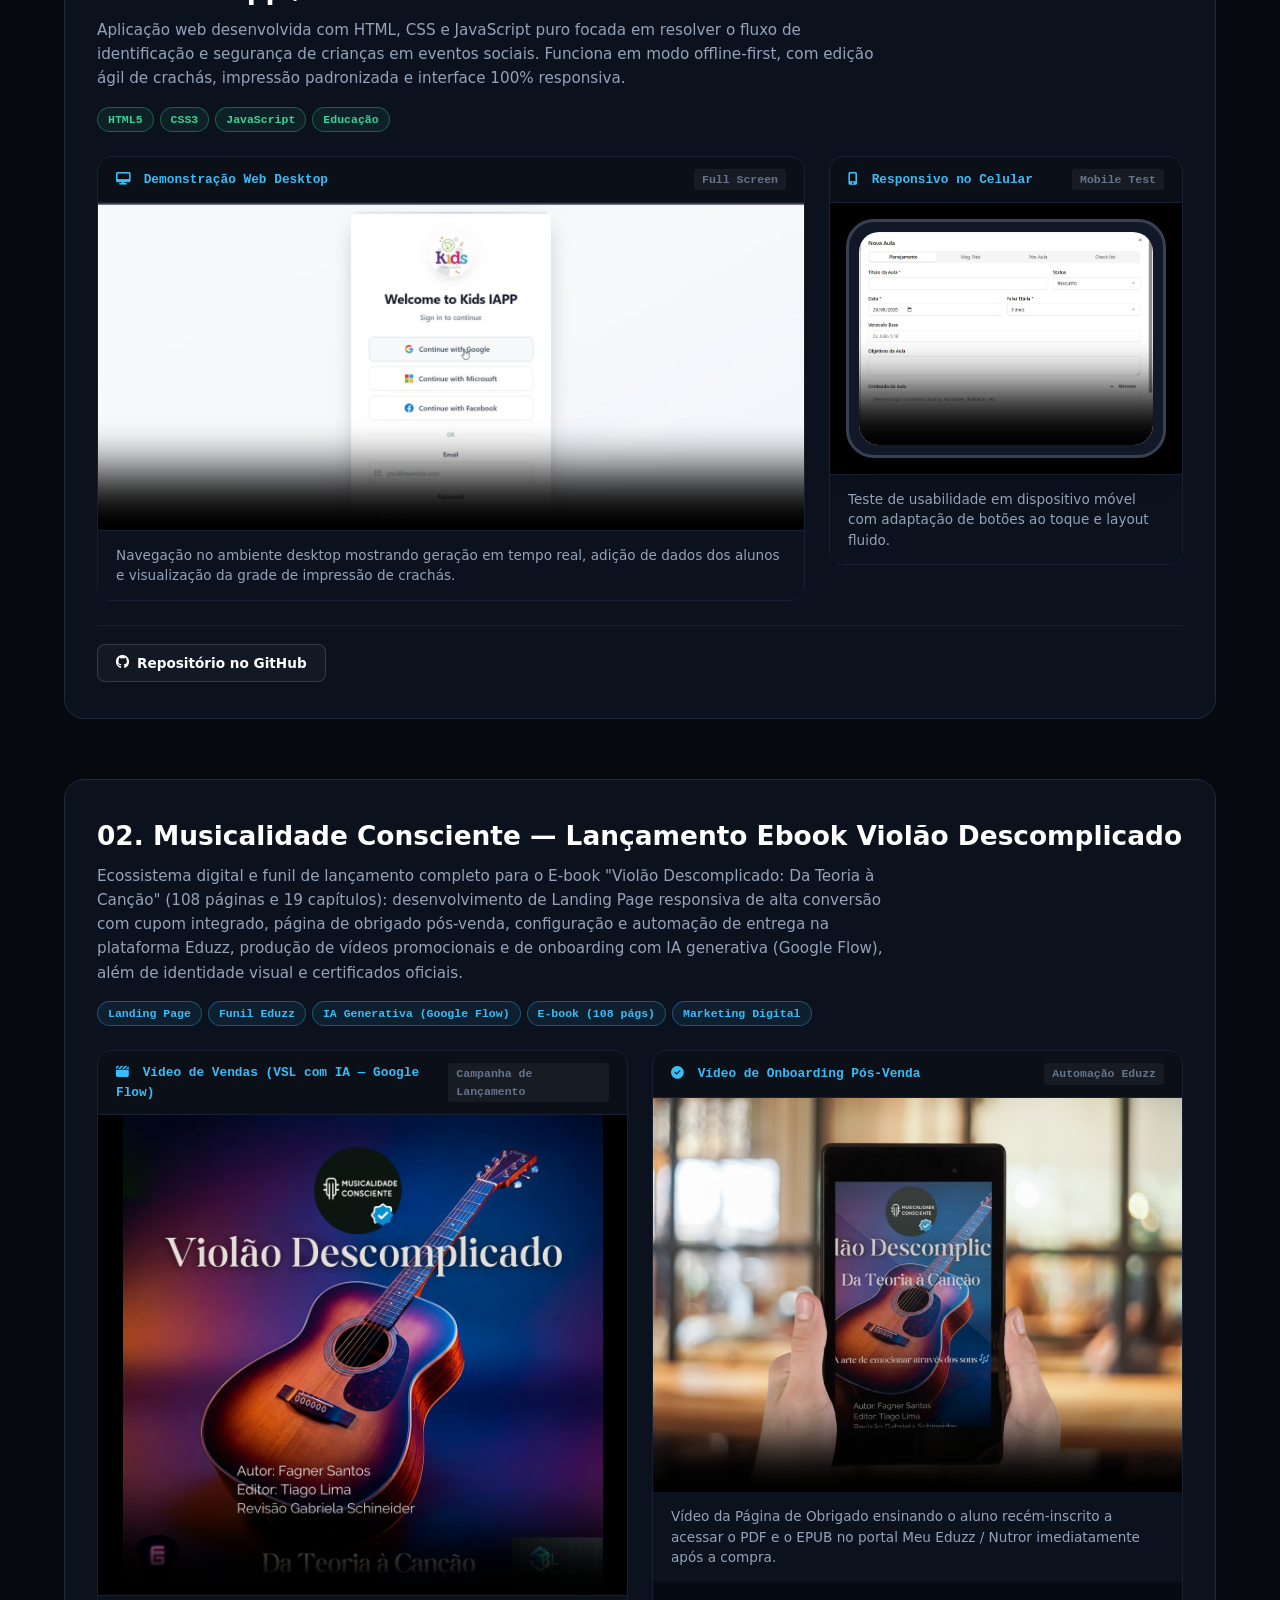
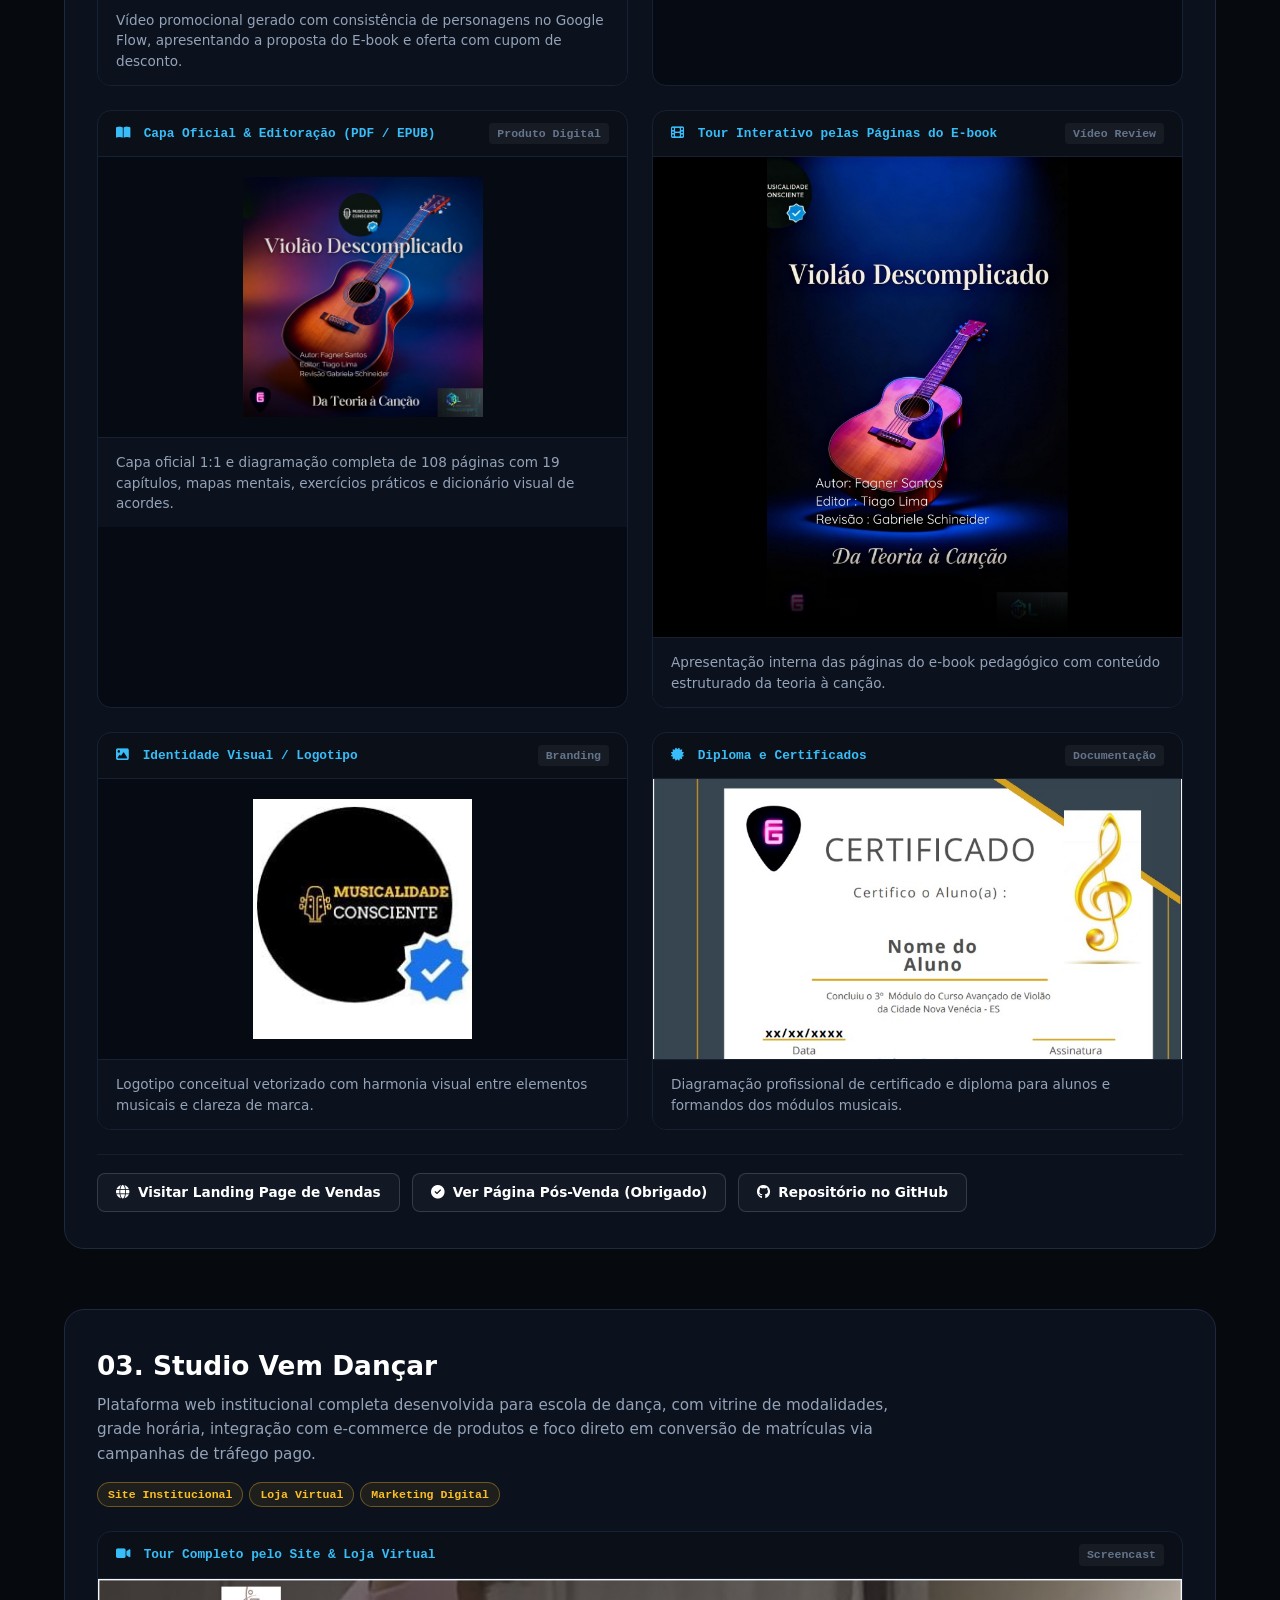
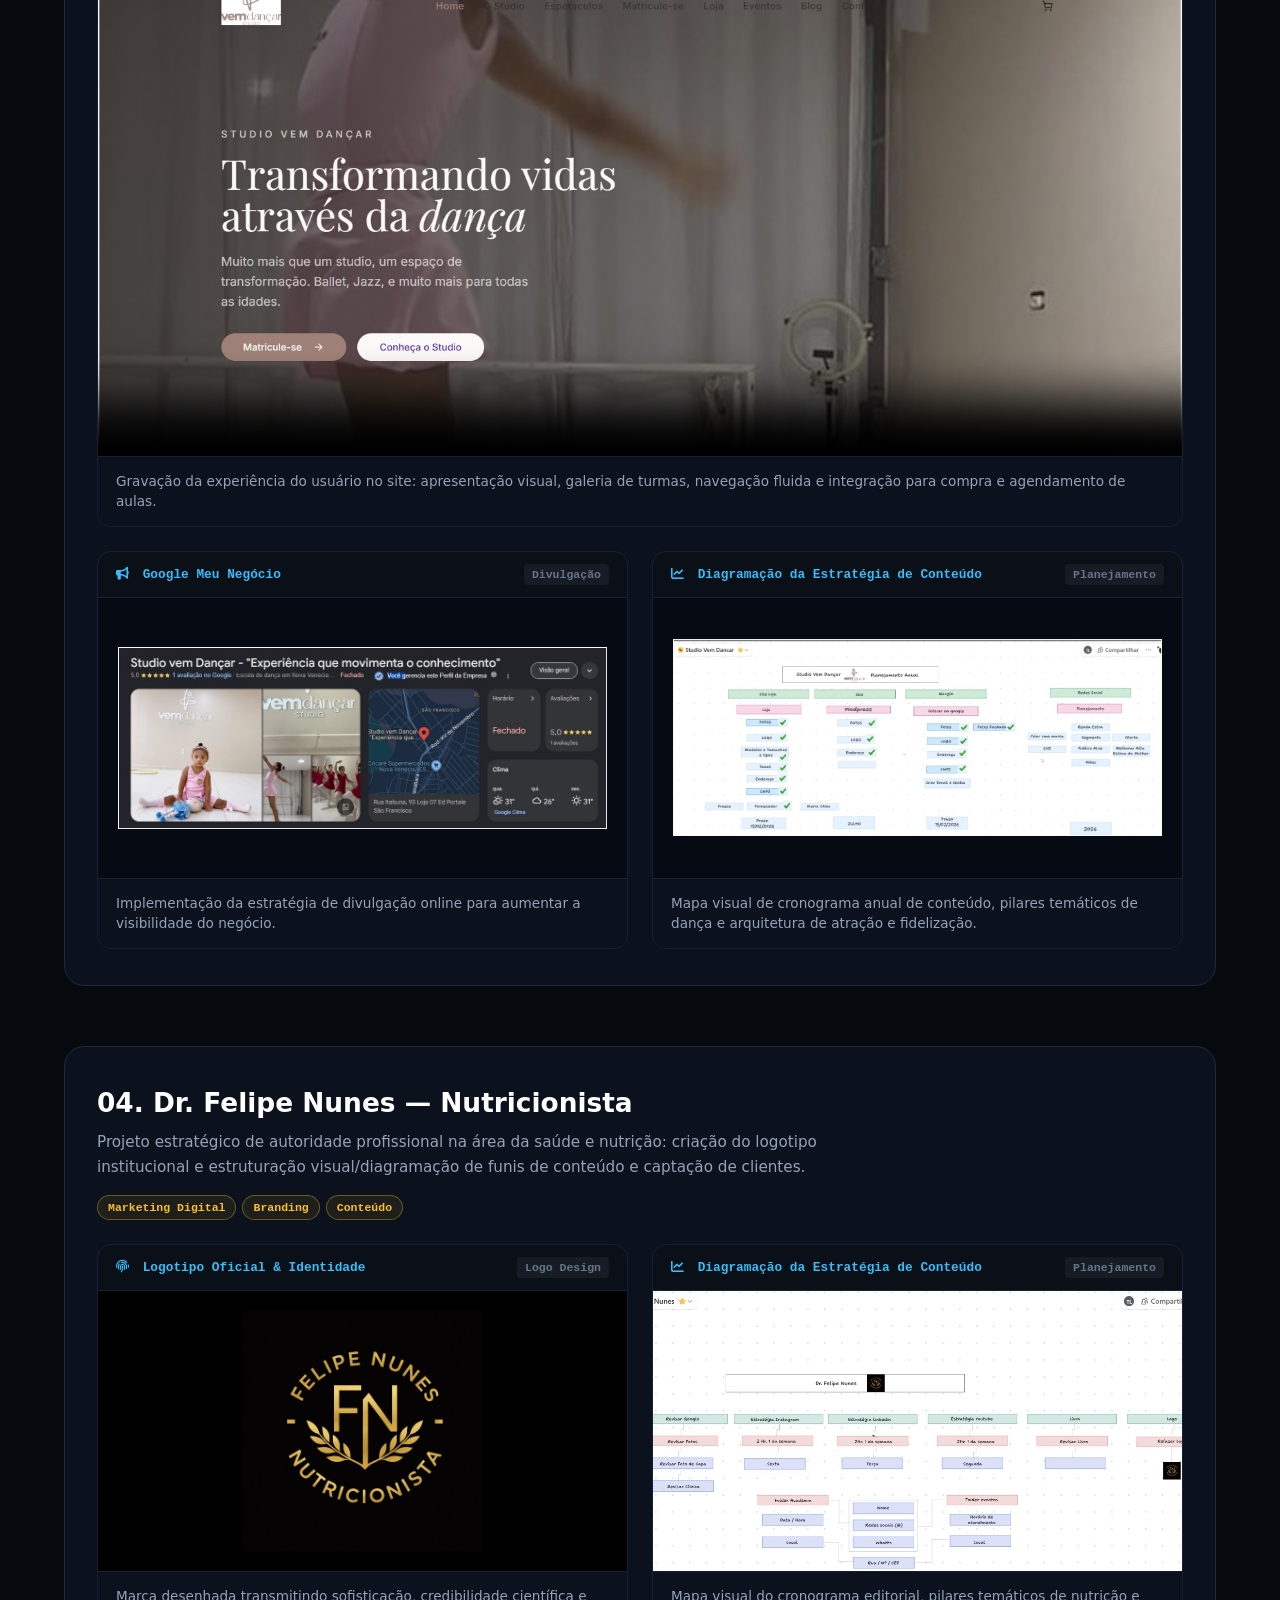
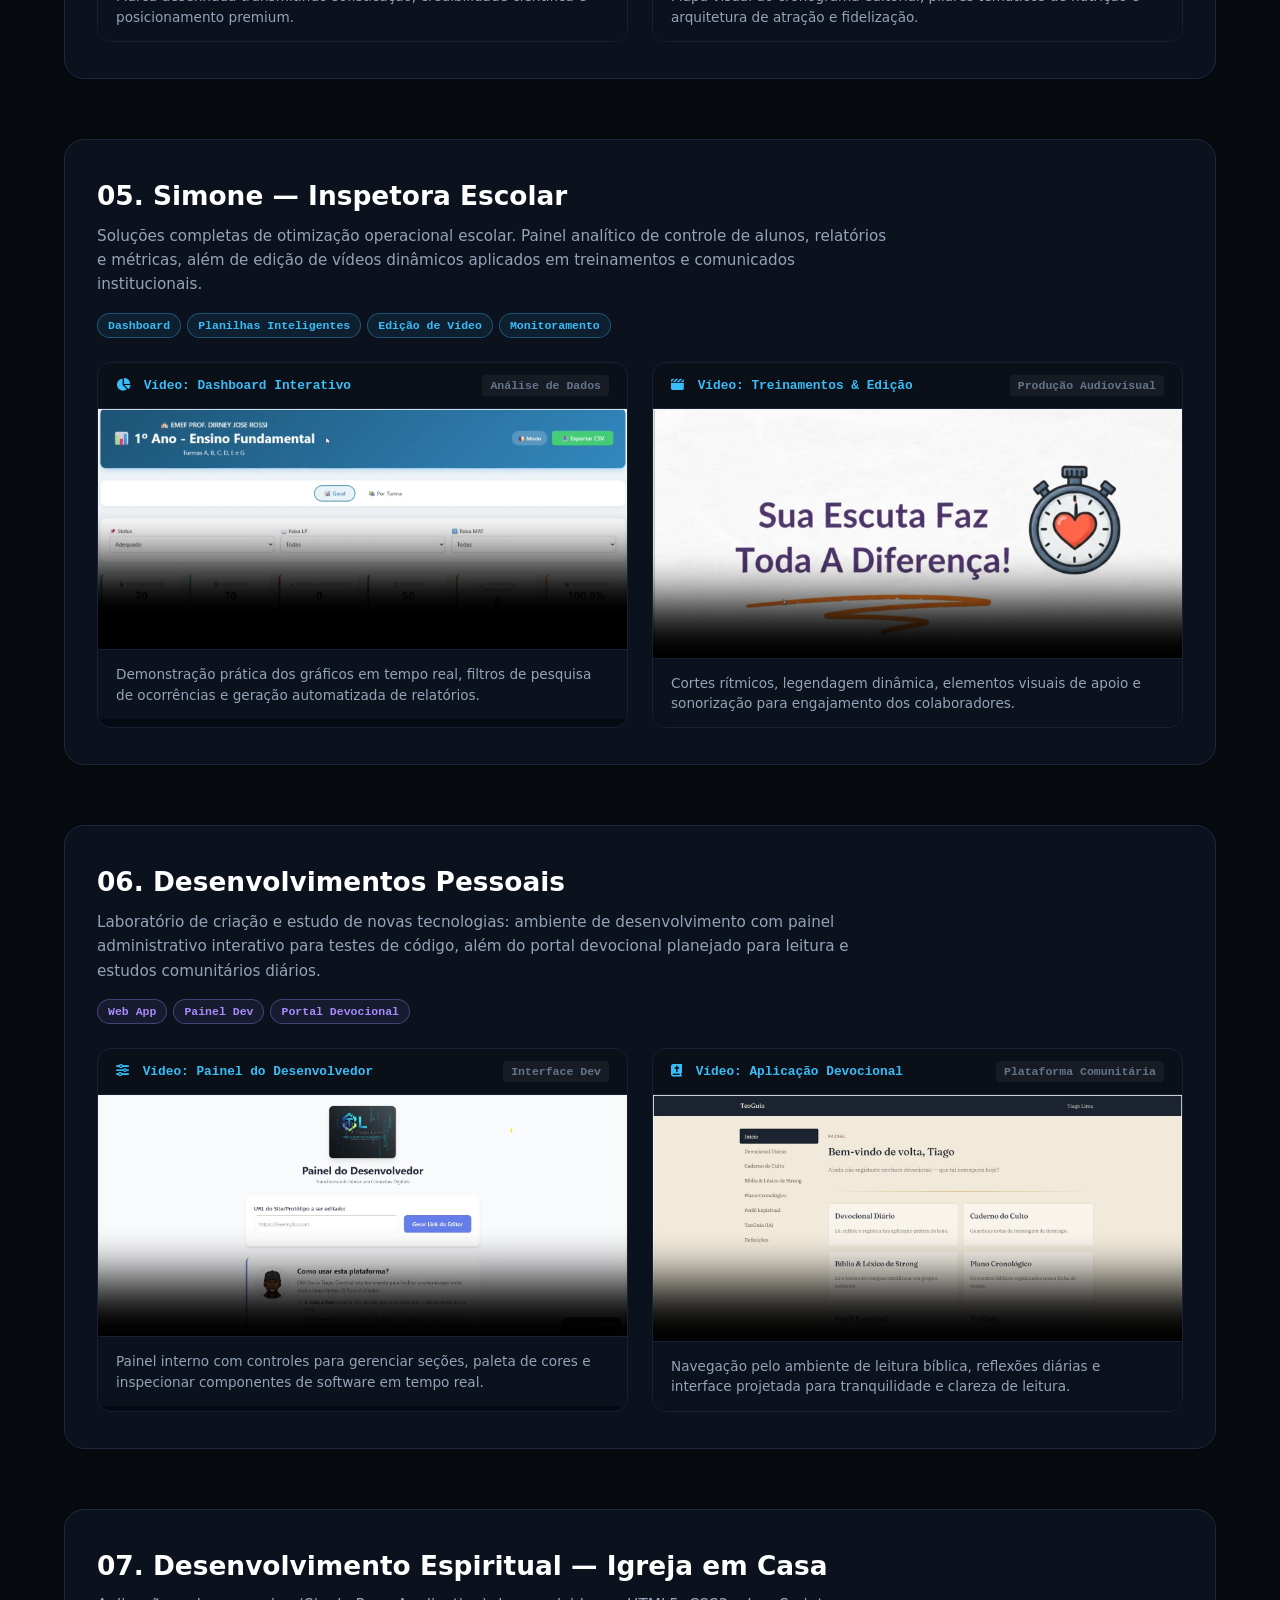
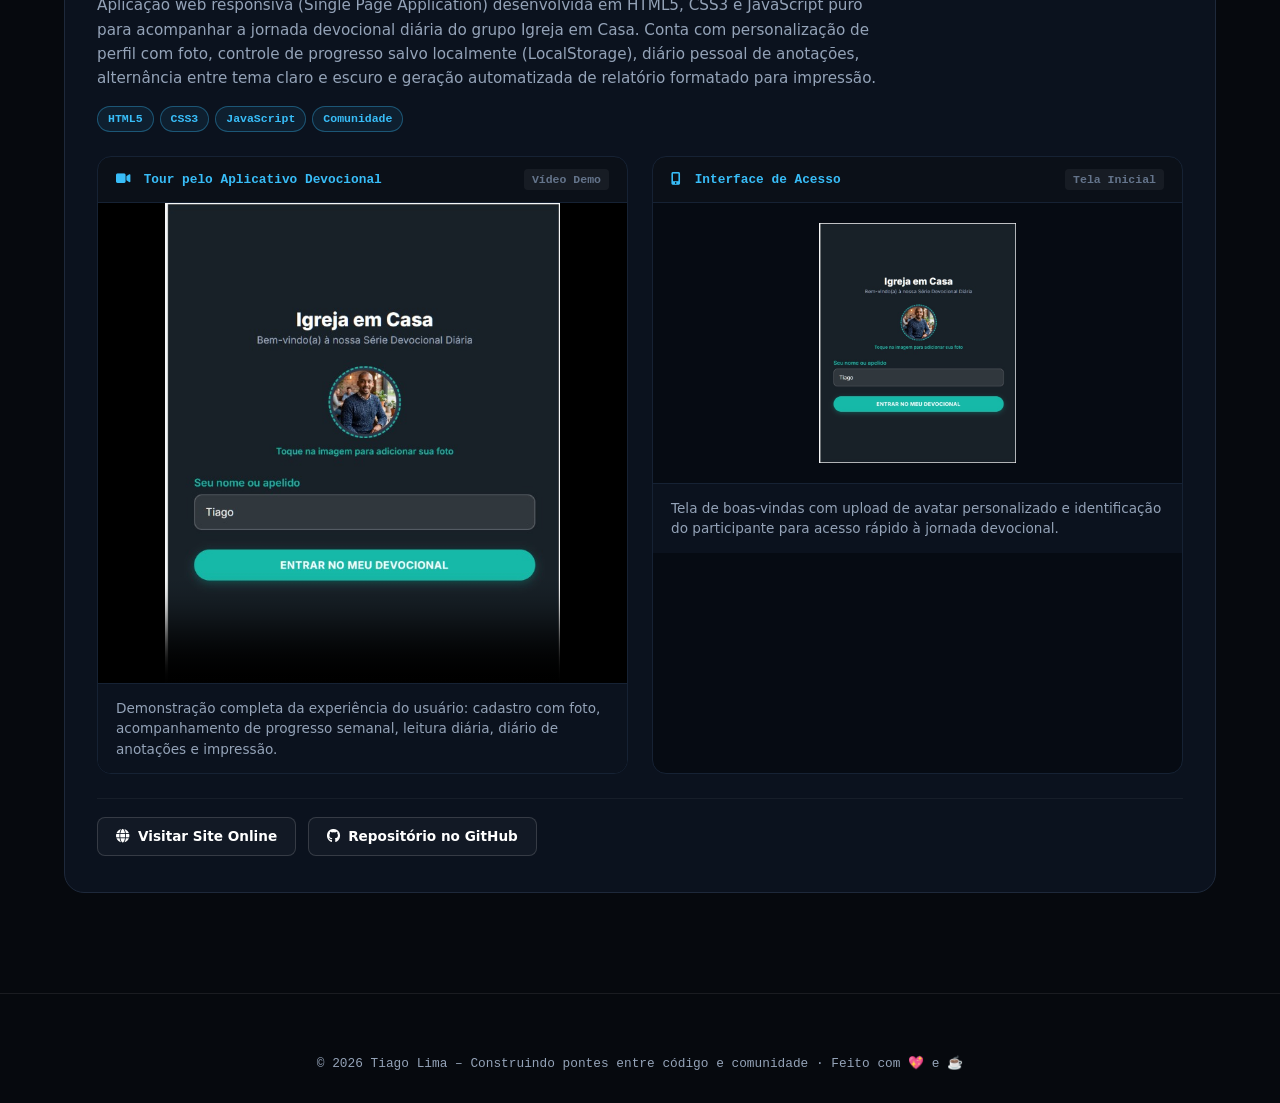
<file: projetos.html>
<!DOCTYPE html>
<html lang="pt-BR">
<head>
  <meta charset="UTF-8" />
  <meta name="viewport" content="width=device-width, initial-scale=1.0" />
  <meta name="description" content="Detalhamento e demonstrações visuais dos projetos desenvolvidos por Tiago Lima" />
  <title>Galeria de Projetos | Tiago Lima</title>
  <!-- Open Graph / Redes Sociais -->
  <meta property="og:type" content="website" />
  <meta property="og:title" content="Projetos | Tiago Lima" />
  <meta property="og:description" content="Portfólio de Tiago Lima." />
  <meta property="og:image" content="./assets/tiago_terno.jpg" />
  <meta name="twitter:card" content="summary_large_image" />
  <link rel="icon" type="image/svg+xml" href="data:image/svg+xml,%3Csvg xmlns='http://www.w3.org/2000/svg' viewBox='0 0 100 100'%3E%3Ctext y='80' font-size='80'%3E👨‍💻%3C/text%3E%3C/svg%3E">


  <link rel="stylesheet" href="https://cdnjs.cloudflare.com/ajax/libs/font-awesome/6.4.0/css/all.min.css" integrity="sha512-iecdLmaskl7CVkqkXNQ/ZH/XLlvWZOJyj7Yy7tcenmpD1ypASozpmT/E0iPtmFIB46ZmdtAc9eNBvH0H/ZpiBw==" crossorigin="anonymous" referrerpolicy="no-referrer" />
  <link rel="stylesheet" href="style.css" />

  <!-- Estilos movidos para style.css -->
</head>
<body>

  <header class="navbar">
    <a href="index.html" class="navbar-logo">Tiago Lima</a>
    <nav class="nav-links" aria-label="Navegação Principal">
      <a href="index.html#inicio">Início</a>
      <a href="index.html#sobre">Sobre</a>
      <a href="index.html#projetos">Projetos</a>
      <a href="certificados.html">Certificados</a>
      <a href="index.html#contato">Contato</a>
    </nav>
    <a href="index.html#contato" class="btn-contact">
      <i class="fa-regular fa-envelope" aria-hidden="true"></i>
      <span>Contato</span>
    </a>
  </header>

  <main class="projects-page">
    
    <div class="page-nav-top">
      <a href="index.html#projetos" class="btn-back">
        <i class="fa-solid fa-arrow-left"></i> Voltar ao Portfólio
      </a>
      <span style="font-family: var(--font-mono, monospace); font-size: 0.85rem; color: var(--text-muted, #64748b);">
        Exibição Multimídia de Soluções
      </span>
    </div>

    <header class="page-header">
      <h1><i class="fa-solid fa-laptop-code"></i> Demonstração dos Projetos</h1>
      <p>
        Apresentação aprofundada dos sistemas web desenvolvidos, gravações de tela em ambientes desktop e mobile, interfaces responsivas, dashboards analíticos e materiais de comunicação digital.
      </p>
    </header>

    <nav class="project-nav-chips" aria-label="Navegação entre os projetos">
      <a href="#clari-game" class="chip-link"># 00. Jogo da Clarice</a>
      <a href="#kids-app" class="chip-link"># 01. Kids App</a>
      <a href="#musicalidade" class="chip-link"># 02. Musicalidade Consciente</a>
      <a href="#vem-dancar" class="chip-link"># 03. Studio Vem Dançar</a>
      <a href="#felipe-nunes" class="chip-link"># 04. Dr. Felipe Nunes</a>
      <a href="#simone-inspetora" class="chip-link"># 05. Simone — Inspetora Escolar</a>
      <a href="#desenvolvimentos-pessoais" class="chip-link"># 06. Desenvolvimentos Pessoais</a>
      <a href="#desenvolvimento-espiritual" class="chip-link"># 07. Desenvolvimento Espiritual</a>
    </nav>

    <section class="project-showcase-section" id="clari-game">
      <div class="showcase-header">
        <div class="showcase-title-area">
          <h2>00. Jogo de Rotina da Clarice</h2>
          <p>
            Um jogo interativo RPG 2D construído com JavaScript puro (Vanilla) e Canvas API. Desenvolvido para transformar as tarefas diárias e rotineiras de uma criança em missões engajadoras. Conta com sistema de mapas (apartamento, cidade, escola, bombeiro e igreja), troca dinâmica de música (WebAudio API) dependendo da localização, ciclo de dia e noite real, sistema de Pokedex (Rotina-Dex) com loja virtual e controles adaptativos para celulares (touch) e desktop.
          </p>
        </div>
        <div class="tags-list">
          <span class="tag-badge tag-green">JavaScript</span>
          <span class="tag-badge tag-green">Game</span>
          <span class="tag-badge tag-green">CSS3</span>
        </div>
      </div>

      <div class="media-grid grid-2-cols">
        <!-- Vídeo de Demonstração -->
        <div class="media-block">
          <div class="media-label">
            <span><i class="fa-solid fa-video"></i> Gameplay do Jogo</span>
            <span class="badge-tag">Vídeo Demo</span>
          </div>
          <div class="media-content">
            <div class="video-wrapper">
              <video controls poster="./assets/capa_rotina_clari.jpeg" preload="metadata">
                <source src="./assets/videos/rotina_clari.mp4" type="video/mp4">
                Seu navegador não suporta a tag de vídeo.
              </video>
            </div>
          </div>
          <div class="media-caption">
            Demonstração em vídeo da movimentação pelo cenário, interações com personagens e mecânicas da Rotina-Dex e tarefas.
          </div>
        </div>

        <!-- Imagem de Capa -->
        <div class="media-block">
          <div class="media-label">
            <span><i class="fa-solid fa-gamepad"></i> Layout do Jogo</span>
            <span class="badge-tag">Print Desktop</span>
          </div>
          <div class="image-wrapper contain-mode">
            <img src="./assets/capa_rotina_clari.jpeg" alt="Visão Geral do Mapa do Apartamento" loading="lazy">
          </div>
          <div class="media-caption">
            Interface principal com HUD contendo avatar do ajudante, moedas de recompensa, e o ambiente com missões espalhadas de forma interativa.
          </div>
        </div>
      </div>

      <div class="showcase-actions">
        <a href="https://github.com/tgojlima/Clari_game_rotina" target="_blank" rel="noopener noreferrer" class="btn-action-outline">
          <i class="fa-brands fa-github"></i> Repositório no GitHub
        </a>
      </div>
    </section>

    <section class="project-showcase-section" id="kids-app">
      <div class="showcase-header">
        <div class="showcase-title-area">
          <h2>01. Kids App / Crachá Kids Porta da Paz</h2>
          <p>
            Aplicação web desenvolvida com HTML, CSS e JavaScript puro focada em resolver o fluxo de identificação e segurança de crianças em eventos sociais. Funciona em modo offline-first, com edição ágil de crachás, impressão padronizada e interface 100% responsiva.
          </p>
        </div>
        <div class="tags-list">
          <span class="tag-badge tag-green">HTML5</span>
          <span class="tag-badge tag-green">CSS3</span>
          <span class="tag-badge tag-green">JavaScript</span>
          <span class="tag-badge tag-green">Educação</span>
        </div>
      </div>

      <div class="media-grid grid-asymmetric-phone">
        <div class="media-block">
          <div class="media-label">
            <span><i class="fa-solid fa-desktop"></i> Demonstração Web Desktop</span>
            <span class="badge-tag">Full Screen</span>
          </div>
          <div class="media-content">
            <div class="video-wrapper">
              <video controls poster="./assets/01_login.jpeg" preload="metadata">
                <source src="./assets/videos/video_kids_app_desktop.mp4" type="video/mp4">
                Seu navegador não suporta a reprodução deste vídeo.
              </video>
            </div>
          </div>
          <div class="media-caption">
            Navegação no ambiente desktop mostrando geração em tempo real, adição de dados dos alunos e visualização da grade de impressão de crachás.
          </div>
        </div>

        <div class="media-block">
          <div class="media-label">
            <span><i class="fa-solid fa-mobile-screen-button"></i> Responsivo no Celular</span>
            <span class="badge-tag">Mobile Test</span>
          </div>
          <div class="media-content" style="padding: 16px 0;">
            <div class="phone-mockup-wrapper">
              <video controls poster="./assets/capa_nova_aula.jpeg" preload="metadata">
                <source src="./assets/videos/video_responsivo_kids_app_celular.mp4" type="video/mp4">
                Seu navegador não suporta a tag de vídeo.
              </video>
            </div>
          </div>
          <div class="media-caption">
            Teste de usabilidade em dispositivo móvel com adaptação de botões ao toque e layout fluido.
          </div>
        </div>
      </div>

      <div class="showcase-actions">
        <a href="https://github.com/tgojlima" target="_blank" rel="noopener noreferrer" class="btn-action-outline">
          <i class="fa-brands fa-github"></i> Repositório no GitHub
        </a>
      </div>
    </section>

    <section class="project-showcase-section" id="musicalidade">
      <div class="showcase-header">
        <div class="showcase-title-area">
          <h2>02. Musicalidade Consciente — Lançamento Ebook Violão Descomplicado</h2>
          <p>
            Ecossistema digital e funil de lançamento completo para o E-book "Violão Descomplicado: Da Teoria à Canção" (108 páginas e 19 capítulos): desenvolvimento de Landing Page responsiva de alta conversão com cupom integrado, página de obrigado pós-venda, configuração e automação de entrega na plataforma Eduzz, produção de vídeos promocionais e de onboarding com IA generativa (Google Flow), além de identidade visual e certificados oficiais.
          </p>
        </div>
        <div class="tags-list">
          <span class="tag-badge tag-blue">Landing Page</span>
          <span class="tag-badge tag-blue">Funil Eduzz</span>
          <span class="tag-badge tag-blue">IA Generativa (Google Flow)</span>
          <span class="tag-badge tag-blue">E-book (108 págs)</span>
          <span class="tag-badge tag-blue">Marketing Digital</span>
        </div>
      </div>

      <div class="media-grid grid-2-cols">
        <div class="media-block">
          <div class="media-label">
            <span><i class="fa-solid fa-clapperboard"></i> Vídeo de Vendas (VSL com IA — Google Flow)</span>
            <span class="badge-tag">Campanha de Lançamento</span>
          </div>
          <div class="media-content">
            <div class="video-wrapper">
              <video controls poster="./assets/capa-oficial-ebook-violao.png" preload="metadata">
                <source src="./assets/videos/Video_propaganda_ebook.mp4" type="video/mp4">
                Seu navegador não suporta reprodução de vídeo.
              </video>
            </div>
          </div>
          <div class="media-caption">
            Vídeo promocional gerado com consistência de personagens no Google Flow, apresentando a proposta do E-book e oferta com cupom de desconto.
          </div>
        </div>

        <div class="media-block">
          <div class="media-label">
            <span><i class="fa-solid fa-circle-check"></i> Vídeo de Onboarding Pós-Venda</span>
            <span class="badge-tag">Automação Eduzz</span>
          </div>
          <div class="media-content">
            <div class="video-wrapper">
              <video controls poster="./assets/mockup-ebook-violao.png" preload="metadata">
                <source src="./assets/videos/Video_pos_venda.mp4" type="video/mp4">
                Seu navegador não suporta reprodução de vídeo.
              </video>
            </div>
          </div>
          <div class="media-caption">
            Vídeo da Página de Obrigado ensinando o aluno recém-inscrito a acessar o PDF e o EPUB no portal Meu Eduzz / Nutror imediatamente após a compra.
          </div>
        </div>

        <div class="media-block">
          <div class="media-label">
            <span><i class="fa-solid fa-book-open"></i> Capa Oficial & Editoração (PDF / EPUB)</span>
            <span class="badge-tag">Produto Digital</span>
          </div>
          <div class="image-wrapper contain-mode">
            <img src="./assets/capa-oficial-ebook-violao.png" onerror="this.onerror=null; this.src='./assets/capa.jpeg';" alt="Capa Oficial Violão Descomplicado" loading="lazy">
          </div>
          <div class="media-caption">
            Capa oficial 1:1 e diagramação completa de 108 páginas com 19 capítulos, mapas mentais, exercícios práticos e dicionário visual de acordes.
          </div>
        </div>

        <div class="media-block">
          <div class="media-label">
            <span><i class="fa-solid fa-film"></i> Tour Interativo pelas Páginas do E-book</span>
            <span class="badge-tag">Vídeo Review</span>
          </div>
          <div class="media-content">
            <div class="video-wrapper">
              <video controls poster="./assets/capa.jpeg" preload="metadata">
                <source src="./assets/videos/video_ebook.mp4" type="video/mp4">
                Seu navegador não suporta reprodução de vídeo.
              </video>
            </div>
          </div>
          <div class="media-caption">
            Apresentação interna das páginas do e-book pedagógico com conteúdo estruturado da teoria à canção.
          </div>
        </div>

        <div class="media-block">
          <div class="media-label">
            <span><i class="fa-solid fa-image"></i> Identidade Visual / Logotipo</span>
            <span class="badge-tag">Branding</span>
          </div>
          <div class="image-wrapper contain-mode">
            <img src="./assets/logo-musicalidade-consciente.jpg" alt="Logo Musicalidade Consciente" loading="lazy">
          </div>
          <div class="media-caption">
            Logotipo conceitual vetorizado com harmonia visual entre elementos musicais e clareza de marca.
          </div>
        </div>

        <div class="media-block">
          <div class="media-label">
            <span><i class="fa-solid fa-certificate"></i> Diploma e Certificados</span>
            <span class="badge-tag">Documentação</span>
          </div>
          <div class="image-wrapper">
             <img src="./assets/certificado-em-branco.jpeg" alt="Certificado 3º Módulo" loading="lazy">
          </div>
          <div class="media-caption">
            Diagramação profissional de certificado e diploma para alunos e formandos dos módulos musicais.
          </div>
        </div>
      </div>

      <div class="showcase-actions" style="display: flex; gap: 12px; flex-wrap: wrap;">
        <a href="https://ebookviolaodescomplicado.netlify.app" target="_blank" rel="noopener noreferrer" class="btn-action-outline">
          <i class="fa-solid fa-globe"></i> Visitar Landing Page de Vendas
        </a>
        <a href="https://ebookviolaodescomplicado.netlify.app/obrigado.html" target="_blank" rel="noopener noreferrer" class="btn-action-outline">
          <i class="fa-solid fa-circle-check"></i> Ver Página Pós-Venda (Obrigado)
        </a>
        <a href="https://github.com/tgojlima/projeto-musicalidade-consciente" target="_blank" rel="noopener noreferrer" class="btn-action-outline">
          <i class="fa-brands fa-github"></i> Repositório no GitHub
        </a>
      </div>
    </section>

    <section class="project-showcase-section" id="vem-dancar">
      <div class="showcase-header">
        <div class="showcase-title-area">
          <h2>03. Studio Vem Dançar</h2>
          <p>
            Plataforma web institucional completa desenvolvida para escola de dança, com vitrine de modalidades, grade horária, integração com e-commerce de produtos e foco direto em conversão de matrículas via campanhas de tráfego pago.
          </p>
        </div>
        <div class="tags-list">
          <span class="tag-badge tag-yellow">Site Institucional</span>
          <span class="tag-badge tag-yellow">Loja Virtual</span>
          <span class="tag-badge tag-yellow">Marketing Digital</span>
        </div>
      </div>

      <!-- Vídeo no topo ocupando a largura total do container -->
      <div class="media-block" style="margin-bottom: 24px;">
        <div class="media-label">
          <span><i class="fa-solid fa-video"></i> Tour Completo pelo Site & Loja Virtual</span>
          <span class="badge-tag">Screencast</span>
        </div>
        <div class="media-content">
          <div class="video-wrapper">
            <video controls poster="./assets/capa_site_studio.jpeg" preload="metadata">
              <source src="./assets/videos/site_loja.mp4" type="video/mp4">
              Seu navegador não suporta a tag de vídeo.
            </video>
          </div>
        </div>
        <div class="media-caption">
          Gravação da experiência do usuário no site: apresentação visual, galeria de turmas, navegação fluida e integração para compra e agendamento de aulas.
        </div>
      </div>

      <!-- Grid com 2 colunas para colocar Google Meu Negócio e Diagramação lado a lado -->
      <div class="media-grid grid-2-cols">
        
        <!-- Card 1: Google Meu Negócio -->
        <div class="media-block">
          <div class="media-label">
            <span><i class="fa-solid fa-bullhorn"></i> Google Meu Negócio</span>
            <span class="badge-tag">Divulgação</span>
          </div>
          <div class="image-wrapper contain-mode">
            <img src="./assets/google_meu_negocio.jpeg" onerror="this.onerror=null; this.src='./assets/logo_musicalidade.jpg';" alt="Google Meu Negócio" / loading="lazy">
          </div>
          <div class="media-caption">
            Implementação da estratégia de divulgação online para aumentar a visibilidade do negócio.
          </div>
        </div>

        <!-- Card 2: Diagramação da Estratégia de Conteúdo -->
        <div class="media-block">
          <div class="media-label">
            <span><i class="fa-solid fa-chart-line"></i> Diagramação da Estratégia de Conteúdo</span>
            <span class="badge-tag">Planejamento</span>
          </div>
          <div class="image-wrapper contain-mode">
            <img src="./assets/planejamento_studiovd.jpeg" onerror="this.onerror=null; this.src='./assets/logo-dr.-felipe-nunes.jpeg';" alt="Diagramação Estratégica" / loading="lazy">
          </div>
          <div class="media-caption">
            Mapa visual de cronograma anual de conteúdo, pilares temáticos de dança e arquitetura de atração e fidelização.
          </div>
        </div>

      </div>
    </section>
    
    <section class="project-showcase-section" id="felipe-nunes">
      <div class="showcase-header">
        <div class="showcase-title-area">
          <h2>04. Dr. Felipe Nunes — Nutricionista</h2>
          <p>
            Projeto estratégico de autoridade profissional na área da saúde e nutrição: criação do logotipo institucional e estruturação visual/diagramação de funis de conteúdo e captação de clientes.
          </p>
        </div>
        <div class="tags-list">
          <span class="tag-badge tag-yellow">Marketing Digital</span>
          <span class="tag-badge tag-yellow">Branding</span>
          <span class="tag-badge tag-yellow">Conteúdo</span>
        </div>
      </div>

      <div class="media-grid grid-2-cols">
        <div class="media-block">
          <div class="media-label">
            <span><i class="fa-solid fa-fingerprint"></i> Logotipo Oficial & Identidade</span>
            <span class="badge-tag">Logo Design</span>
          </div>
          <div class="image-wrapper contain-mode" style="background-color: #000000;">
            <img src="./assets/logo-dr.-felipe-nunes.jpeg" alt="Logo Dr Felipe Nunes" / loading="lazy">
          </div>
          <div class="media-caption">
            Marca desenhada transmitindo sofisticação, credibilidade científica e posicionamento premium.
          </div>
        </div>

        <div class="media-block">
          <div class="media-label">
            <span><i class="fa-solid fa-chart-line"></i> Diagramação da Estratégia de Conteúdo</span>
            <span class="badge-tag">Planejamento</span>
          </div>
          <div class="image-wrapper">
            <img src="./assets/planejamento-dr.-felipe-nunes.jpeg" onerror="this.onerror=null; this.src='./assets/logo-dr.-felipe-nunes.jpeg';" alt="Diagramação Estratégica" / loading="lazy">
          </div>
          <div class="media-caption">
            Mapa visual do cronograma editorial, pilares temáticos de nutrição e arquitetura de atração e fidelização.
          </div>
        </div>
      </div>
    </section>

    <section class="project-showcase-section" id="simone-inspetora">
      <div class="showcase-header">
        <div class="showcase-title-area">
          <h2>05. Simone — Inspetora Escolar</h2>
          <p>
            Soluções completas de otimização operacional escolar. Painel analítico de controle de alunos, relatórios e métricas, além de edição de vídeos dinâmicos aplicados em treinamentos e comunicados institucionais.
          </p>
        </div>
        <div class="tags-list">
          <span class="tag-badge tag-blue">Dashboard</span>
          <span class="tag-badge tag-blue">Planilhas Inteligentes</span>
          <span class="tag-badge tag-blue">Edição de Vídeo</span>
          <span class="tag-badge tag-blue">Monitoramento</span>
        </div>
      </div>

      <div class="media-grid grid-2-cols">
        <div class="media-block">
          <div class="media-label">
            <span><i class="fa-solid fa-chart-pie"></i> Vídeo: Dashboard Interativo</span>
            <span class="badge-tag">Análise de Dados</span>
          </div>
          <div class="media-content">
            <div class="video-wrapper">
              <video controls poster="./assets/capa_dashboard.jpeg" preload="metadata">
                <source src="./assets/videos/video_dashboard.mp4" type="video/mp4">
                Seu navegador não suporta reprodução de vídeo.
              </video>
            </div>
          </div>
          <div class="media-caption">
            Demonstração prática dos gráficos em tempo real, filtros de pesquisa de ocorrências e geração automatizada de relatórios.
          </div>
        </div>

        <div class="media-block">
          <div class="media-label">
            <span><i class="fa-solid fa-clapperboard"></i> Vídeo: Treinamentos & Edição</span>
            <span class="badge-tag">Produção Audiovisual</span>
          </div>
          <div class="media-content">
            <div class="video-wrapper">
              <video controls poster="./assets/capa_projeto_leitura.jpeg" preload="metadata">
                <source src="./assets/videos/video_projeto_leitura.mp4" type="video/mp4">
                Seu navegador não suporta reprodução de vídeo.
              </video>
            </div>
          </div>
          <div class="media-caption">
            Cortes rítmicos, legendagem dinâmica, elementos visuais de apoio e sonorização para engajamento dos colaboradores.
          </div>
        </div>
      </div>
    </section>

    <section class="project-showcase-section" id="desenvolvimentos-pessoais">
      <div class="showcase-header">
        <div class="showcase-title-area">
          <h2>06. Desenvolvimentos Pessoais</h2>
          <p>
            Laboratório de criação e estudo de novas tecnologias: ambiente de desenvolvimento com painel administrativo interativo para testes de código, além do portal devocional planejado para leitura e estudos comunitários diários.
          </p>
        </div>
        <div class="tags-list">
          <span class="tag-badge tag-purple">Web App</span>
          <span class="tag-badge tag-purple">Painel Dev</span>
          <span class="tag-badge tag-purple">Portal Devocional</span>
        </div>
      </div>

      <div class="media-grid grid-2-cols">
        <div class="media-block">
          <div class="media-label">
            <span><i class="fa-solid fa-sliders"></i> Vídeo: Painel do Desenvolvedor</span>
            <span class="badge-tag">Interface Dev</span>
          </div>
          <div class="media-content">
            <div class="video-wrapper">
              <video controls poster="./assets/capa_myorganizeweb.jpeg" preload="metadata">
                <source src="./assets/videos/video_my_organizer_website.mp4" type="video/mp4">
                Seu navegador não suporta reprodução de vídeo.
              </video>
            </div>
          </div>
          <div class="media-caption">
            Painel interno com controles para gerenciar seções, paleta de cores e inspecionar componentes de software em tempo real.
          </div>
        </div>

        <div class="media-block">
          <div class="media-label">
            <span><i class="fa-solid fa-book-bible"></i> Vídeo: Aplicação Devocional</span>
            <span class="badge-tag">Plataforma Comunitária</span>
          </div>
          <div class="media-content">
            <div class="video-wrapper">
              <video controls poster="./assets/capa_teoguia.jpeg" preload="metadata">
                <source src="./assets/videos/video_teoguia.mp4" type="video/mp4">
                Seu navegador não suporta reprodução de vídeo.
              </video>
            </div>
          </div>
          <div class="media-caption">
            Navegação pelo ambiente de leitura bíblica, reflexões diárias e interface projetada para tranquilidade e clareza de leitura.
          </div>
        </div>
      </div>
    </section>

    <section class="project-showcase-section" id="desenvolvimento-espiritual">
      <div class="showcase-header">
        <div class="showcase-title-area">
          <h2>07. Desenvolvimento Espiritual — Igreja em Casa</h2>
          <p>
            Aplicação web responsiva (Single Page Application) desenvolvida em HTML5, CSS3 e JavaScript puro para acompanhar a jornada devocional diária do grupo Igreja em Casa. Conta com personalização de perfil com foto, controle de progresso salvo localmente (LocalStorage), diário pessoal de anotações, alternância entre tema claro e escuro e geração automatizada de relatório formatado para impressão.
          </p>
        </div>
        <div class="tags-list">
          <span class="tag-badge tag-blue">HTML5</span>
          <span class="tag-badge tag-blue">CSS3</span>
          <span class="tag-badge tag-blue">JavaScript</span>
          <span class="tag-badge tag-blue">Comunidade</span>
        </div>
      </div>

      <div class="media-grid grid-2-cols">
        <!-- Vídeo de Demonstração -->
        <div class="media-block">
          <div class="media-label">
            <span><i class="fa-solid fa-video"></i> Tour pelo Aplicativo Devocional</span>
            <span class="badge-tag">Vídeo Demo</span>
          </div>
          <div class="media-content">
            <div class="video-wrapper">
              <video controls poster="./assets/foto_site_igreja_em_casa.jpeg" preload="metadata">
                <source src="./assets/videos/video_site_igreja_em_casa.mp4" type="video/mp4">
                Seu navegador não suporta a tag de vídeo.
              </video>
            </div>
          </div>
          <div class="media-caption">
            Demonstração completa da experiência do usuário: cadastro com foto, acompanhamento de progresso semanal, leitura diária, diário de anotações e impressão.
          </div>
        </div>

        <!-- Imagem da Interface -->
        <div class="media-block">
          <div class="media-label">
            <span><i class="fa-solid fa-mobile-screen-button"></i> Interface de Acesso</span>
            <span class="badge-tag">Tela Inicial</span>
          </div>
          <div class="image-wrapper contain-mode">
            <img src="./assets/foto_site_igreja_em_casa.jpeg" alt="Tela de boas-vindas do app Igreja em Casa" loading="lazy">
          </div>
          <div class="media-caption">
            Tela de boas-vindas com upload de avatar personalizado e identificação do participante para acesso rápido à jornada devocional.
          </div>
        </div>
      </div>

      <div class="showcase-actions" style="display: flex; gap: 12px; flex-wrap: wrap;">
        <a href="https://igrejaemcasa-devocional.netlify.app" target="_blank" rel="noopener noreferrer" class="btn-action-outline">
          <i class="fa-solid fa-globe"></i> Visitar Site Online
        </a>
        <a href="https://github.com/tgojlima/igreja-em-casa-app" target="_blank" rel="noopener noreferrer" class="btn-action-outline">
          <i class="fa-brands fa-github"></i> Repositório no GitHub
        </a>
      </div>
    </section>

  </main>

  <footer class="site-footer">
    <div class="footer-container">
      <div class="footer-bottom">
        <p>© 2026 Tiago Lima – Construindo pontes entre código e comunidade · Feito com 💖 e ☕</p>
      </div>
    </div>
  </footer>

  <a href="https://wa.me/5511988733425" class="whatsapp-btn" target="_blank" rel="noopener noreferrer" aria-label="Fale comigo no WhatsApp">
    <i class="fa-brands fa-whatsapp" aria-hidden="true"></i>
  </a>

</body>
</html>
</file>
<file: style.css>
/* ==========================================================================
   1. RESET & VARIÁVEIS GLOBAIS (DESIGN SYSTEM)
   ========================================================================== */
:root {
  --bg-main: #06090e;
  --bg-card: #0e1626;
  --bg-surface: #0b121e;
  --bg-input: #060b13;

  --color-primary: #38bdf8;
  --color-primary-hover: #0ea5e9;
  --color-accent-green: #22c55e;
  --color-accent-gold: #f59e0b;
  --color-accent-orange: #f97316;
  --color-accent-purple: #a78bfa;

  --text-primary: #ffffff;
  --text-secondary: #94a3b8;
  --text-muted: #64748b;
  --text-badge: #cbd5e1;

  --border-light: rgba(255, 255, 255, 0.08);
  --border-card: #1c2a42;
  --border-box: #1e293b;

  --font-main: system-ui, -apple-system, BlinkMacSystemFont, 'Segoe UI', Roboto, sans-serif;
  --font-mono: ui-monospace, SFMono-Regular, Menlo, Monaco, Consolas, monospace;
}

* {
  box-sizing: border-box;
  margin: 0;
  padding: 0;
}

html {
  scroll-behavior: smooth;
}

body {
  background-color: var(--bg-main);
  color: var(--text-primary);
  font-family: var(--font-main);
  line-height: 1.5;
  overflow-x: hidden;
}

/* ==========================================================================
   2. NAVBAR
   ========================================================================== */
.navbar {
  display: flex;
  align-items: center;
  justify-content: space-between;
  padding: 20px 48px;
  background-color: rgba(6, 9, 14, 0.85);
  backdrop-filter: blur(8px);
  border-bottom: 1px solid var(--border-light);
  position: sticky;
  top: 0;
  z-index: 100;
}

.navbar-logo {
  font-size: 1.375rem;
  font-weight: 700;
  color: var(--color-primary);
  text-decoration: none;
}

.nav-links {
  display: flex;
  gap: 28px;
}

.nav-links a {
  color: var(--text-badge);
  text-decoration: none;
  font-size: 0.875rem;
  font-weight: 500;
  transition: color 0.2s ease;
}

.nav-links a:hover {
  color: var(--color-primary);
}

.btn-contact {
  display: inline-flex;
  align-items: center;
  gap: 8px;
  padding: 8px 18px;
  background: rgba(255, 255, 255, 0.04);
  border: 1px solid rgba(255, 255, 255, 0.12);
  border-radius: 8px;
  color: var(--color-primary);
  text-decoration: none;
  font-size: 0.85rem;
  font-weight: 500;
  transition: all 0.2s ease;
}

.btn-contact span {
  color: var(--text-primary);
}

.btn-contact:hover {
  border-color: rgba(56, 189, 248, 0.4);
  background: rgba(56, 189, 248, 0.08);
}

/* ==========================================================================
   3. HERO SECTION
   ========================================================================== */
.hero-wrapper {
  background-color: var(--bg-main);
  background-image: 
    linear-gradient(rgba(255, 255, 255, 0.04) 1px, transparent 1px),
    linear-gradient(90deg, rgba(255, 255, 255, 0.04) 1px, transparent 1px);
  background-size: 40px 40px;
  min-height: calc(100vh - 80px);
  display: flex;
  flex-direction: column;
}

.hero-container {
  max-width: 1240px;
  width: 100%;
  margin: 0 auto;
  padding: 60px 48px 30px;
  flex: 1;
  display: flex;
  flex-direction: column;
  justify-content: space-between;
}

.hero-content {
  display: grid;
  grid-template-columns: 1.3fr 0.7fr;
  align-items: center;
  gap: 40px;
}

.status-badge {
  display: inline-flex;
  align-items: center;
  gap: 8px;
  background-color: rgba(34, 197, 94, 0.08);
  border: 1px solid rgba(34, 197, 94, 0.25);
  color: var(--color-accent-green);
  padding: 6px 14px;
  border-radius: 9999px;
  font-size: 0.8125rem;
  font-weight: 500;
  margin-bottom: 24px;
}

.status-dot {
  width: 7px;
  height: 7px;
  background-color: var(--color-accent-green);
  border-radius: 50%;
  box-shadow: 0 0 6px rgba(34, 197, 94, 0.8);
}

.hero-title {
  font-size: 3.25rem;
  font-weight: 800;
  line-height: 1.15;
  letter-spacing: -0.02em;
  margin-bottom: 24px;
}

.text-blue {
  color: var(--color-primary);
}

.hero-tags {
  font-family: var(--font-mono);
  font-size: 0.9rem;
  color: var(--color-primary);
  margin-bottom: 20px;
  display: flex;
  flex-wrap: wrap;
  align-items: center;
  gap: 8px;
}

.hero-tags .dot {
  opacity: 0.7;
}

.hero-description {
  font-size: 0.9375rem;
  line-height: 1.6;
  color: var(--text-secondary);
  max-width: 580px;
  margin-bottom: 32px;
}

.hero-buttons {
  display: flex;
  gap: 16px;
}

.btn {
  display: inline-flex;
  align-items: center;
  justify-content: center;
  gap: 8px;
  padding: 12px 24px;
  border-radius: 8px;
  font-size: 0.9rem;
  font-weight: 600;
  text-decoration: none;
  transition: all 0.2s ease;
  cursor: pointer;
}

.btn-primary {
  background-color: var(--color-primary);
  color: var(--bg-main);
  border: none;
}

.btn-primary:hover {
  background-color: var(--color-primary-hover);
  box-shadow: 0 0 16px rgba(56, 189, 248, 0.4);
}

.btn-secondary {
  background-color: rgba(255, 255, 255, 0.04);
  color: var(--text-primary);
  border: 1px solid rgba(255, 255, 255, 0.15);
}

.btn-secondary:hover {
  background-color: rgba(255, 255, 255, 0.08);
  border-color: rgba(255, 255, 255, 0.3);
}

.hero-right {
  display: flex;
  flex-direction: column;
  align-items: center;
  justify-content: center;
}

.avatar-frame {
  position: relative;
  width: 270px;
  height: 270px;
  border-radius: 50%;
  border: 3px solid var(--color-primary);
  box-shadow: 0 0 35px rgba(56, 189, 248, 0.25);
  padding: 4px;
}

.avatar-img {
  width: 100%;
  height: 100%;
  object-fit: cover;
  border-radius: 50%;
  display: block;
}

.experience-badge {
  position: absolute;
  bottom: 8px;
  right: -4px;
  background-color: rgba(34, 197, 94, 0.12);
  border: 1px solid rgba(34, 197, 94, 0.35);
  color: var(--color-accent-green);
  font-family: var(--font-mono);
  font-size: 0.75rem;
  font-weight: 600;
  padding: 4px 10px;
  border-radius: 9999px;
  backdrop-filter: blur(4px);
}

.social-icons {
  display: flex;
  gap: 16px;
  margin-top: 24px;
}

.social-icons a {
  color: var(--text-secondary);
  display: flex;
  align-items: center;
  justify-content: center;
  font-size: 1.25rem;
  transition: color 0.2s ease, transform 0.2s ease;
}

.social-icons a:hover {
  color: var(--text-primary);
  transform: translateY(-2px);
}

.hero-footer-contacts {
  display: flex;
  gap: 28px;
  margin-top: 48px;
  padding-top: 16px;
}

.contact-item {
  display: flex;
  align-items: center;
  gap: 8px;
  color: var(--text-muted);
  font-size: 0.85rem;
}

/* ==========================================================================
   4. ABOUT SECTION
   ========================================================================== */
.about-section {
  background-color: var(--bg-main);
  background-image: 
    linear-gradient(rgba(255, 255, 255, 0.04) 1px, transparent 1px),
    linear-gradient(90deg, rgba(255, 255, 255, 0.04) 1px, transparent 1px);
  background-size: 40px 40px;
  padding: 80px 0;
  border-top: 1px solid var(--border-light);
}

.about-container {
  max-width: 1240px;
  width: 100%;
  margin: 0 auto;
  padding: 0 48px;
}

.section-title {
  font-size: 1.75rem;
  font-weight: 700;
  display: flex;
  align-items: center;
  gap: 12px;
  margin-bottom: 40px;
  color: var(--text-primary);
}

.code-symbol {
  color: var(--color-primary);
  font-family: var(--font-mono);
}

.about-grid {
  display: grid;
  grid-template-columns: repeat(4, 1fr);
  gap: 20px;
}

.photo-card-container {
  position: relative;
  display: flex;
  flex-direction: column;
  align-items: center;
}

.photo-card {
  width: 100%;
  height: 100%;
  min-height: 380px;
  border-radius: 16px;
  overflow: hidden;
  border: 1px solid var(--border-light);
  background-color: rgba(255, 255, 255, 0.02);
}

.photo-img {
  width: 100%;
  height: 100%;
  object-fit: cover;
  display: block;
}

.avatar-badge {
  position: absolute;
  bottom: -20px;
  width: 44px;
  height: 44px;
  border-radius: 50%;
  border: 2px solid var(--color-primary);
  background-color: var(--bg-main);
  overflow: hidden;
  display: flex;
  align-items: center;
  justify-content: center;
  box-shadow: 0 4px 14px rgba(0, 0, 0, 0.6);
}

.avatar-badge img {
  width: 100%;
  height: 100%;
  object-fit: cover;
}

.info-card {
  background-color: rgba(255, 255, 255, 0.03);
  border: 1px solid var(--border-light);
  border-radius: 16px;
  padding: 28px 24px;
  display: flex;
  flex-direction: column;
  backdrop-filter: blur(8px);
  transition: border-color 0.2s ease, transform 0.2s ease;
}

.info-card:hover {
  border-color: rgba(56, 189, 248, 0.3);
  transform: translateY(-2px);
}

.card-icon {
  font-size: 1.375rem;
  margin-bottom: 16px;
}

.card-title {
  font-size: 1.1875rem;
  font-weight: 700;
  color: var(--text-primary);
  margin-bottom: 14px;
}

.card-text {
  font-size: 0.875rem;
  line-height: 1.6;
  color: var(--text-secondary);
  margin-bottom: 12px;
}

.card-text:last-child {
  margin-bottom: 0;
}

/* ==========================================================================
   5. TAGS DE CURSOS (CENTRALIZADAS)
   ========================================================================== */
.tags-section {
  width: 100%;
  max-width: 1200px;
  margin: 60px auto 40px auto;
  padding: 0 20px;
  display: flex;
  justify-content: center; /* Centraliza a caixa inteira na página */
}

.tags-container {
  display: flex;
  flex-wrap: wrap;
  gap: 12px;
  justify-content: center; /* Centraliza todas as tags/linhas horizontalmente */
  align-items: center;
  max-width: 1000px;       /* Mantém uma largura harmoniosa no centro */
  margin: 0 auto;
}

.tag {
  display: inline-flex;
  align-items: center;
  justify-content: center;
  text-align: center;
  color: var(--color-primary);
  border: 1px solid #1e3a5f;
  background-color: rgba(30, 58, 95, 0.15);
  padding: 8px 18px;
  border-radius: 9999px;
  font-size: 0.85rem;
  font-family: var(--font-mono);
  transition: all 0.2s ease-in-out;
  cursor: pointer;
  text-decoration: none;
}

.tag:hover {
  border-color: var(--color-primary);
  background-color: rgba(56, 189, 248, 0.15);
  box-shadow: 0 0 10px rgba(59, 130, 246, 0.2);
}


/* ==========================================================================
   6. PROJETOS EM DESTAQUE
   ========================================================================== */
.projects-section {
  width: 100%;
  max-width: 1200px;
  margin: 80px auto 40px auto;
  padding: 0 20px;
}

.projects-section .section-title i {
  color: var(--color-accent-gold);
}

.projects-grid {
  display: grid;
  grid-template-columns: repeat(3, 1fr);
  gap: 24px;
}

.project-card {
  background-color: var(--bg-card);
  border: 1px solid var(--border-card);
  border-radius: 16px;
  overflow: hidden;
  display: flex;
  flex-direction: column;
  transition: transform 0.2s ease, border-color 0.2s ease, box-shadow 0.2s ease;
}

.project-card:hover {
  transform: translateY(-4px);
  border-color: #2b3e5f;
  box-shadow: 0 10px 25px rgba(0, 0, 0, 0.4);
}

.card-cover {
  width: 100%;
  height: 200px;
  background-color: #162032;
  display: flex;
  align-items: center;
  justify-content: center;
  overflow: hidden;
}

.card-cover img {
  width: 100%;
  height: 100%;
  object-fit: cover;
  display: block;
}

.card-cover.cover-centered {
  background-color: #000000;
}

.card-cover.cover-centered img {
  width: 120px;
  height: 120px;
  object-fit: contain;
}

.project-card .card-body {
  padding: 20px;
  display: flex;
  flex-direction: column;
  flex-grow: 1;
}

.author-and-tags {
  display: flex;
  align-items: flex-start;
  gap: 10px;
  margin-bottom: 16px;
}

.author-avatar {
  width: 32px;
  height: 32px;
  border-radius: 50%;
  border: 2px solid var(--text-primary);
  background-color: var(--color-primary);
  flex-shrink: 0;
  overflow: hidden;
}

.author-avatar img {
  width: 100%;
  height: 100%;
  object-fit: cover;
}

.tags-list {
  display: flex;
  flex-wrap: wrap;
  gap: 6px;
  align-items: center;
}

.tag-badge {
  font-family: var(--font-mono);
  font-size: 0.72rem;
  font-weight: 600;
  padding: 3px 10px;
  border-radius: 9999px;
  white-space: nowrap;
}

.tag-green {
  color: #34d399;
  border: 1px solid rgba(52, 211, 153, 0.35);
  background-color: rgba(52, 211, 153, 0.08);
}

.tag-blue {
  color: var(--color-primary);
  border: 1px solid rgba(56, 189, 248, 0.35);
  background-color: rgba(56, 189, 248, 0.08);
}

.tag-yellow {
  color: #fbbf24;
  border: 1px solid rgba(251, 191, 36, 0.35);
  background-color: rgba(251, 191, 36, 0.08);
}

.tag-purple {
  color: var(--color-accent-purple);
  border: 1px solid rgba(167, 139, 250, 0.35);
  background-color: rgba(167, 139, 250, 0.08);
}

.project-card .card-title {
  font-size: 1.15rem;
  margin-bottom: 12px;
  color: #f8fafc;
}

.card-description {
  font-size: 0.88rem;
  color: var(--text-secondary);
  line-height: 1.55;
  margin-bottom: 16px;
}

.card-italic-note {
  font-size: 0.82rem;
  font-style: italic;
  color: var(--text-muted);
  line-height: 1.45;
  margin-bottom: 22px;
}

.card-footer {
  margin-top: auto;
  padding-top: 10px;
}

.project-link {
  display: inline-flex;
  align-items: center;
  gap: 7px;
  font-size: 0.9rem;
  font-weight: 600;
  text-decoration: none;
}

.project-link:hover {
  text-decoration: underline;
}

.link-green  { color: var(--color-accent-green); }
.link-blue   { color: var(--color-primary); }
.link-yellow { color: #eab308; }
.link-purple { color: var(--color-accent-purple); }

/* ==========================================================================
   7. HABILIDADES
   ========================================================================== */
.skills-section {
  width: 100%;
  max-width: 1200px;
  margin: 80px auto 40px auto;
  padding: 0 20px;
}

.skills-title {
  display: flex;
  align-items: center;
  gap: 12px;
  font-size: 1.85rem;
  font-weight: 700;
  color: var(--text-primary);
  margin-bottom: 32px;
}

.icon-bolt {
  color: var(--color-accent-orange);
}

.skills-grid {
  display: grid;
  grid-template-columns: 1fr 1fr;
  gap: 40px 60px;
}

.skills-column {
  display: flex;
  flex-direction: column;
  gap: 28px;
}

.skill-group {
  display: flex;
  flex-direction: column;
  gap: 10px;
}

.category-label {
  font-family: var(--font-mono);
  font-size: 0.95rem;
  font-weight: 600;
  letter-spacing: 0.5px;
}

.label-blue { color: var(--color-primary); }
.label-green { color: #4ade80; }

.skill-tags {
  display: flex;
  flex-wrap: wrap;
  gap: 8px;
}

.skill-tag {
  display: inline-block;
  font-family: var(--font-mono);
  font-size: 0.85rem;
  color: var(--text-badge);
  background-color: #0b1322;
  border: 1px solid var(--border-box);
  padding: 6px 14px;
  border-radius: 8px;
  cursor: default;
  transition: all 0.2s ease;
}

.skill-tag:hover {
  border-color: var(--color-primary);
  color: var(--text-primary);
  background-color: rgba(56, 189, 248, 0.1);
}

.skills-divider {
  border: none;
  border-top: 1px solid var(--border-box);
  margin: 36px 0 28px 0;
}

.soft-skills-group {
  display: flex;
  flex-direction: column;
  gap: 12px;
}

.skill-tag.tag-soft {
  border-color: #143528;
  background-color: #081a14;
  color: #d1fae5;
}

.skill-tag.tag-soft:hover {
  border-color: #4ade80;
  background-color: rgba(74, 222, 128, 0.12);
  color: var(--text-primary);
}

/* ==========================================================================
   8. CONTATO
   ========================================================================== */
.contact-section {
  width: 100%;
  max-width: 900px;
  margin: 90px auto 60px auto;
  padding: 0 20px;
}

.contact-header {
  text-align: center;
  margin-bottom: 32px;
}

.contact-title {
  font-size: 2rem;
  font-weight: 700;
  color: var(--text-primary);
  margin-bottom: 10px;
}

.contact-subtitle {
  color: var(--text-secondary);
  font-size: 0.95rem;
}

.contact-box {
  background-color: var(--bg-surface);
  border: 1px solid var(--border-box);
  border-radius: 16px;
  padding: 32px 28px;
  display: flex;
  flex-direction: column;
  gap: 28px;
}

.direct-contacts-grid {
  display: grid;
  grid-template-columns: repeat(3, 1fr);
  gap: 16px;
}

.direct-card {
  background-color: var(--bg-input);
  border: 1px solid #162234;
  border-radius: 12px;
  padding: 20px 16px;
  text-align: center;
  display: flex;
  flex-direction: column;
  align-items: center;
  gap: 6px;
  text-decoration: none;
  transition: all 0.2s ease;
}

.direct-card:hover {
  border-color: #2b3e5f;
  transform: translateY(-2px);
}

.direct-card i {
  font-size: 1.4rem;
  margin-bottom: 2px;
}

.direct-label {
  font-family: var(--font-mono);
  font-size: 0.85rem;
  font-weight: 600;
}

.direct-value {
  font-size: 0.8rem;
  color: var(--text-secondary);
  word-break: break-all;
}

.icon-email, .label-email { color: var(--color-primary); }
.icon-whatsapp, .label-whatsapp { color: var(--color-accent-green); }
.icon-location, .label-location { color: var(--color-accent-gold); }

.contact-subgroup {
  display: flex;
  flex-direction: column;
  gap: 12px;
}

.subgroup-title {
  font-family: var(--font-mono);
  color: var(--text-muted);
  font-size: 0.85rem;
  font-weight: 600;
}

.social-links-grid {
  display: flex;
  flex-wrap: wrap;
  gap: 12px;
}

.social-card {
  background-color: var(--bg-input);
  border: 1px solid #162234;
  border-radius: 10px;
  padding: 10px 16px;
  display: inline-flex;
  align-items: center;
  gap: 12px;
  text-decoration: none;
  transition: all 0.2s ease;
}

.social-card:hover {
  border-color: var(--color-primary);
}

.social-card i {
  font-size: 1.5rem;
  color: var(--text-primary);
}

.social-name {
  display: block;
  font-size: 0.78rem;
  color: var(--text-badge);
  font-weight: 600;
}

.social-handle {
  display: block;
  font-family: var(--font-mono);
  font-size: 0.78rem;
  color: var(--text-muted);
}

.availability-list {
  list-style: none;
  display: flex;
  flex-direction: column;
  gap: 8px;
}

.availability-list li {
  display: flex;
  align-items: center;
  gap: 8px;
  font-size: 0.88rem;
  color: var(--text-badge);
}

.check-icon {
  color: var(--color-accent-green);
  font-size: 0.85rem;
}

.contact-actions {
  display: flex;
  flex-wrap: wrap;
  gap: 12px;
  padding-top: 10px;
}

.btn-blue {
  background-color: #3b82f6;
  color: var(--text-primary);
  border: none;
}
.btn-blue:hover {
  background-color: #2563eb;
}

.btn-green {
  background-color: var(--color-accent-green);
  color: var(--text-primary);
  border: none;
}
.btn-green:hover {
  background-color: #16a34a;
}

.btn-dark {
  background-color: var(--bg-input);
  color: var(--text-badge);
  border: 1px solid var(--border-box);
}
.btn-dark:hover {
  background-color: #162234;
  color: var(--text-primary);
  border-color: var(--color-primary);
}

/* ==========================================================================
   9. FOOTER & BOTÃO FLUTUANTE
   ========================================================================== */
.site-footer {
  width: 100%;
  border-top: 1px solid var(--border-light);
  padding: 60px 20px 30px 20px;
  margin-top: 80px;
}

.footer-container {
  max-width: 1200px;
  margin: 0 auto;
}

.footer-top {
  display: grid;
  grid-template-columns: 2fr 1fr 1.5fr;
  gap: 40px;
  align-items: flex-start;
}

.footer-col {
  display: flex;
  flex-direction: column;
}

.footer-author {
  font-size: 1.35rem;
  font-weight: 700;
  color: var(--text-primary);
  margin-bottom: 12px;
}

.footer-quote {
  font-size: 0.92rem;
  font-style: italic;
  color: var(--text-secondary);
  max-width: 320px;
  line-height: 1.45;
}

.footer-title {
  font-family: var(--font-mono);
  font-size: 0.95rem;
  font-weight: 600;
  color: var(--color-primary);
  margin-bottom: 16px;
}

.footer-list {
  list-style: none;
  display: flex;
  flex-direction: column;
  gap: 8px;
}

.footer-list a {
  color: var(--text-secondary);
  text-decoration: none;
  font-size: 0.9rem;
  transition: color 0.2s ease;
}

.footer-list a:hover {
  color: var(--color-primary);
}

.footer-contact-item {
  display: flex;
  align-items: center;
  gap: 10px;
  margin-bottom: 10px;
  font-size: 0.9rem;
  color: var(--text-secondary);
}

.footer-contact-item a {
  color: var(--text-secondary);
  text-decoration: none;
  transition: color 0.2s ease;
}

.footer-contact-item a:hover {
  color: var(--color-primary);
}

.footer-social-icons {
  display: flex;
  gap: 14px;
  margin-top: 8px;
}

.footer-social-icons a {
  color: var(--text-secondary);
  font-size: 1.2rem;
  transition: all 0.2s ease;
}

.footer-social-icons a:hover {
  color: var(--text-primary);
  transform: translateY(-2px);
}

.footer-divider {
  border: none;
  border-top: 1px solid var(--border-box);
  margin: 40px 0 24px 0;
}

.footer-bottom {
  text-align: center;
  font-family: var(--font-mono);
  font-size: 0.8rem;
  color: var(--text-secondary);
}

.whatsapp-btn {
  position: fixed;
  bottom: 24px;
  right: 24px;
  width: 54px;
  height: 54px;
  border-radius: 50%;
  background-color: #25d366;
  color: #ffffff;
  display: flex;
  align-items: center;
  justify-content: center;
  font-size: 1.75rem;
  box-shadow: 0 4px 15px rgba(37, 211, 102, 0.4);
  text-decoration: none;
  z-index: 1000;
  transition: transform 0.2s ease;
}

.whatsapp-btn:hover {
  transform: scale(1.1);
}

/* ==========================================================================
   10. MEDIA QUERIES (RESPONSIVIDADE W3C)
   ========================================================================== */
@media (max-width: 992px) {
  .hero-content {
    grid-template-columns: 1fr;
    text-align: center;
  }

  .hero-left {
    display: flex;
    flex-direction: column;
    align-items: center;
  }

  .hero-tags,
  .hero-buttons,
  .hero-footer-contacts {
    justify-content: center;
  }

  .about-grid,
  .projects-grid {
    grid-template-columns: repeat(2, 1fr);
  }

  .footer-top {
    grid-template-columns: 1fr;
    gap: 32px;
  }
}

@media (max-width: 640px) {
  .navbar {
    padding: 16px 20px;
  }

  .nav-links {
    display: none;
  }

  .hero-container,
  .about-container {
    padding-left: 20px;
    padding-right: 20px;
  }

  .hero-title {
    font-size: 2.25rem;
  }

  .about-grid,
  .projects-grid,
  .skills-grid,
  .direct-contacts-grid {
    grid-template-columns: 1fr;
  }

  .direct-contacts-grid {
    gap: 12px;
  }
}

/* ==========================================================================
   ESTILOS DE PROJETOS.HTML
   ========================================================================== */

    .projects-page {
      max-width: 1200px;
      margin: 40px auto 100px auto;
      padding: 0 24px;
    }

    .page-nav-top {
      display: flex;
      justify-content: space-between;
      align-items: center;
      margin-bottom: 36px;
    }

    .btn-back {
      display: inline-flex;
      align-items: center;
      gap: 10px;
      color: var(--color-primary, #38bdf8);
      text-decoration: none;
      font-size: 0.95rem;
      font-weight: 600;
      padding: 8px 16px;
      border-radius: 8px;
      background: rgba(56, 189, 248, 0.06);
      border: 1px solid rgba(56, 189, 248, 0.2);
      transition: all 0.2s ease;
    }

    .btn-back:hover {
      background: rgba(56, 189, 248, 0.15);
      border-color: var(--color-primary, #38bdf8);
      transform: translateX(-3px);
    }

    .page-header {
      margin-bottom: 48px;
      border-bottom: 1px solid rgba(255, 255, 255, 0.08);
      padding-bottom: 28px;
    }

    .page-header h1 {
      font-size: 2.4rem;
      font-weight: 800;
      color: #ffffff;
      margin-bottom: 12px;
      display: flex;
      align-items: center;
      gap: 14px;
      letter-spacing: -0.02em;
    }

    .page-header h1 i {
      color: var(--color-accent-gold, #f59e0b);
    }

    .page-header p {
      color: var(--text-secondary, #94a3b8);
      font-size: 1.05rem;
      max-width: 750px;
      line-height: 1.6;
    }

    .project-nav-chips {
      display: flex;
      flex-wrap: wrap;
      gap: 10px;
      margin-bottom: 50px;
      padding: 16px;
      background: rgba(255, 255, 255, 0.02);
      border: 1px solid rgba(255, 255, 255, 0.06);
      border-radius: 12px;
    }

    .chip-link {
      color: var(--text-secondary, #94a3b8);
      text-decoration: none;
      font-family: var(--font-mono, monospace);
      font-size: 0.82rem;
      padding: 6px 14px;
      border-radius: 9999px;
      border: 1px solid #1e293b;
      background-color: #0b1322;
      transition: all 0.2s ease;
    }

    .chip-link:hover {
      color: #ffffff;
      border-color: var(--color-primary, #38bdf8);
      background-color: rgba(56, 189, 248, 0.12);
    }

    .project-showcase-section {
      background-color: var(--bg-surface, #0b121e);
      border: 1px solid var(--border-box, #1e293b);
      border-radius: 20px;
      padding: 36px 32px;
      margin-bottom: 60px;
      scroll-margin-top: 100px;
      transition: border-color 0.2s ease, box-shadow 0.2s ease;
    }

    .project-showcase-section:hover {
      border-color: rgba(56, 189, 248, 0.35);
      box-shadow: 0 12px 36px rgba(0, 0, 0, 0.4);
    }

    .showcase-header {
      display: flex;
      justify-content: space-between;
      align-items: flex-start;
      margin-bottom: 24px;
      flex-wrap: wrap;
      gap: 16px;
    }

    .showcase-title-area h2 {
      font-size: 1.65rem;
      font-weight: 700;
      color: #ffffff;
      margin-bottom: 8px;
    }

    .showcase-title-area p {
      color: var(--text-secondary, #94a3b8);
      font-size: 0.95rem;
      max-width: 800px;
      line-height: 1.6;
    }

    .media-grid {
      display: grid;
      gap: 24px;
      margin-top: 24px;
    }

    .grid-2-cols {
      grid-template-columns: repeat(2, 1fr);
    }

    .grid-asymmetric-phone {
      grid-template-columns: 2fr 1fr;
      align-items: start;
    }

    @media (max-width: 900px) {
      .grid-2-cols, .grid-asymmetric-phone {
        grid-template-columns: 1fr;
      }
    }

    .media-block {
      background-color: var(--bg-input, #060b13);
      border: 1px solid #162234;
      border-radius: 14px;
      overflow: hidden;
      display: flex;
      flex-direction: column;
    }

    .media-label {
      display: flex;
      align-items: center;
      justify-content: space-between;
      padding: 12px 18px;
      background-color: rgba(255, 255, 255, 0.02);
      border-bottom: 1px solid #162234;
      font-family: var(--font-mono, monospace);
      font-size: 0.8rem;
      font-weight: 600;
      color: var(--color-primary, #38bdf8);
    }

    .media-label span i {
      margin-right: 6px;
    }

    .badge-tag {
      padding: 2px 8px;
      border-radius: 4px;
      font-size: 0.72rem;
      background: rgba(255, 255, 255, 0.05);
      color: var(--text-muted, #64748b);
    }

    .media-content {
      position: relative;
      background-color: #000000;
      display: flex;
      align-items: center;
      justify-content: center;
      min-height: 240px;
    }

    .video-wrapper {
      width: 100%;
      height: 100%;
      position: relative;
    }

    .video-wrapper video {
      width: 100%;
      height: auto;
      max-height: 480px;
      display: block;
      background-color: #000000;
      object-fit: contain;
    }

    .phone-mockup-wrapper {
      max-width: 320px;
      margin: 0 auto;
      border-radius: 28px;
      padding: 10px;
      background: #111827;
      border: 3px solid #374151;
      box-shadow: 0 10px 30px rgba(0, 0, 0, 0.6);
    }

    .phone-mockup-wrapper video {
      width: 100%;
      border-radius: 20px;
      display: block;
    }

    .image-wrapper {
      width: 100%;
      height: 280px;
      display: flex;
      align-items: center;
      justify-content: center;
      overflow: hidden;
      background: #060b13;
    }

    .image-wrapper img {
      width: 100%;
      height: 100%;
      object-fit: cover;
      transition: transform 0.3s ease;
    }

    .image-wrapper.contain-mode img {
      object-fit: contain;
      padding: 20px;
    }

    .image-wrapper:hover img {
      transform: scale(1.03);
    }

    .media-caption {
      padding: 14px 18px;
      font-size: 0.85rem;
      color: var(--text-secondary, #94a3b8);
      line-height: 1.5;
      background-color: var(--bg-surface, #0b121e);
      border-top: 1px solid #162234;
    }

    .showcase-actions {
      display: flex;
      flex-wrap: wrap;
      gap: 12px;
      margin-top: 24px;
      padding-top: 18px;
      border-top: 1px solid rgba(255, 255, 255, 0.05);
    }

    .btn-action-outline {
      display: inline-flex;
      align-items: center;
      gap: 8px;
      padding: 8px 18px;
      border-radius: 8px;
      font-size: 0.85rem;
      font-weight: 600;
      text-decoration: none;
      color: #ffffff;
      background-color: rgba(255, 255, 255, 0.03);
      border: 1px solid rgba(255, 255, 255, 0.15);
      transition: all 0.2s ease;
    }

    .btn-action-outline:hover {
      border-color: var(--color-primary, #38bdf8);
      color: var(--color-primary, #38bdf8);
      background-color: rgba(56, 189, 248, 0.08);
    }
  

/* ==========================================================================
   ESTILOS DE CERTIFICADOS.HTML
   ========================================================================== */

    .cert-page {
      max-width: 1100px;
      margin: 40px auto 80px auto;
      padding: 0 24px;
    }

    .btn-back {
      display: inline-flex;
      align-items: center;
      gap: 8px;
      color: #38bdf8;
      text-decoration: none;
      font-size: 0.95rem;
      font-weight: 600;
      margin-bottom: 28px;
      transition: transform 0.2s ease;
    }

    .btn-back:hover {
      transform: translateX(-4px);
    }

    .cert-header {
      margin-bottom: 40px;
      border-bottom: 1px solid rgba(255, 255, 255, 0.08);
      padding-bottom: 24px;
    }

    .cert-header h1 {
      font-size: 2.2rem;
      font-weight: 800;
      color: #ffffff;
      margin-bottom: 12px;
      display: flex;
      align-items: center;
      gap: 12px;
    }

    .cert-header h1 i {
      color: #f59e0b; /* Medalha dourada */
    }

    .cert-header p {
      color: #94a3b8;
      font-size: 1rem;
    }

    /* Grid dos Certificados */
    .cert-grid {
      display: grid;
      grid-template-columns: repeat(3, 1fr);
      gap: 20px;
      margin-bottom: 50px;
    }

    @media (max-width: 900px) {
      .cert-grid {
        grid-template-columns: repeat(2, 1fr);
      }
    }

    @media (max-width: 600px) {
      .cert-grid {
        grid-template-columns: 1fr;
      }
    }

    .cert-card {
      background-color: #0e1626;
      border: 1px solid #1c2a42;
      border-radius: 14px;
      overflow: hidden;
      display: flex;
      flex-direction: column;
      justify-content: space-between;
      transition: transform 0.2s ease, border-color 0.2s ease;
    }

    .cert-card:hover {
      transform: translateY(-4px);
      border-color: #38bdf8;
    }

    /* Prévio visual do certificado */
    .cert-preview {
      height: 140px;
      background: radial-gradient(circle, #16243b 0%, #0b121e 100%);
      display: flex;
      align-items: center;
      justify-content: center;
      border-bottom: 1px solid #1c2a42;
      color: #38bdf8;
      font-size: 2.5rem;
    }

    .cert-body {
      padding: 18px;
      display: flex;
      flex-direction: column;
      flex-grow: 1;
    }

    .cert-institution {
      font-family: monospace;
      font-size: 0.75rem;
      font-weight: 600;
      color: #38bdf8;
      background-color: rgba(56, 189, 248, 0.1);
      padding: 3px 8px;
      border-radius: 6px;
      display: inline-block;
      margin-bottom: 8px;
      align-self: flex-start;
    }

    .cert-title {
      font-size: 1rem;
      font-weight: 700;
      color: #ffffff;
      margin-bottom: 16px;
      line-height: 1.35;
    }

    .cert-actions {
      margin-top: auto;
      display: flex;
      gap: 10px;
    }

    /* Botão com Certificado */
    .btn-cert {
      display: inline-flex;
      align-items: center;
      justify-content: center;
      gap: 6px;
      width: 100%;
      padding: 9px 14px;
      background-color: rgba(56, 189, 248, 0.12);
      border: 1px solid rgba(56, 189, 248, 0.3);
      border-radius: 8px;
      color: #38bdf8;
      text-decoration: none;
      font-size: 0.82rem;
      font-weight: 600;
      transition: all 0.2s ease;
    }

    .btn-cert:hover {
      background-color: #38bdf8;
      color: #06090e;
    }

    /* Botão desabilitado / sem certificado */
    .btn-cert-disabled {
      display: inline-flex;
      align-items: center;
      justify-content: center;
      gap: 6px;
      width: 100%;
      padding: 9px 14px;
      background-color: rgba(255, 255, 255, 0.02);
      border: 1px dashed rgba(255, 255, 255, 0.15);
      border-radius: 8px;
      color: #64748b;
      font-size: 0.8rem;
      cursor: not-allowed;
      user-select: none;
    }
</file>
